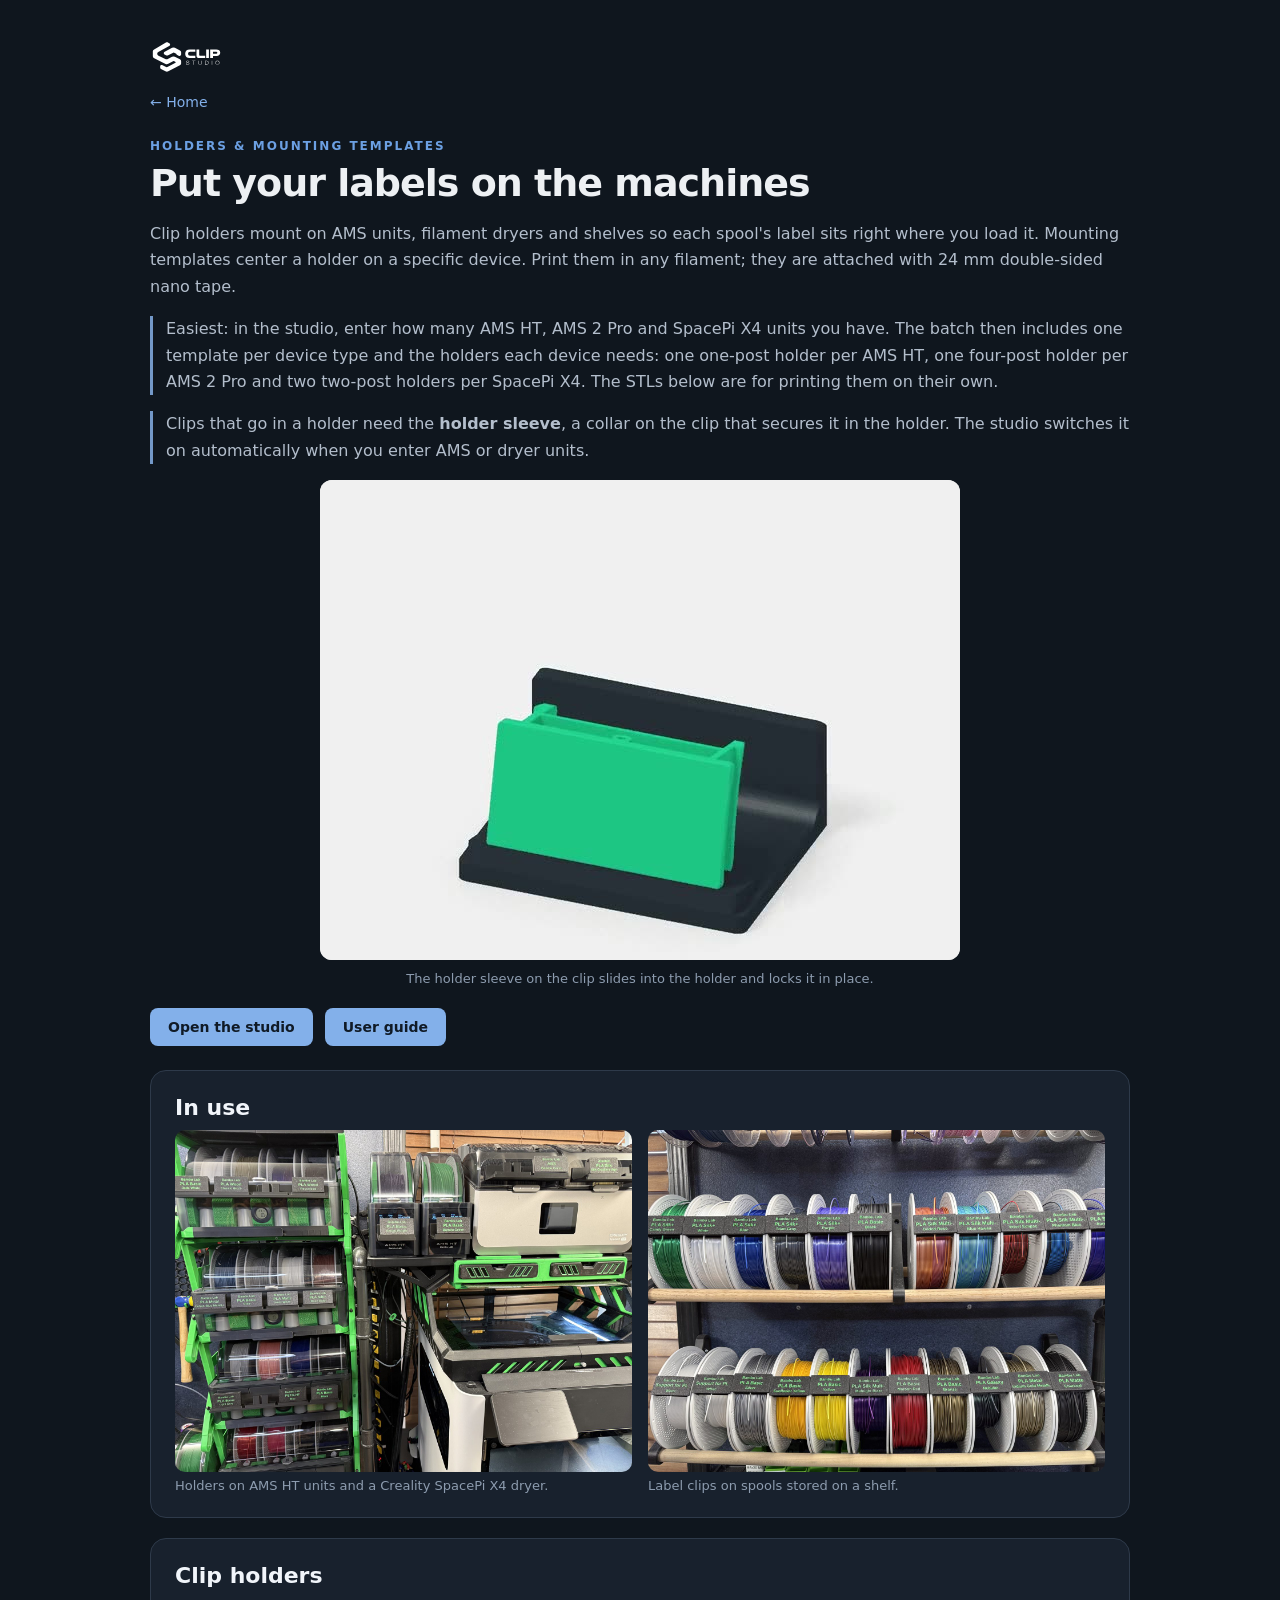
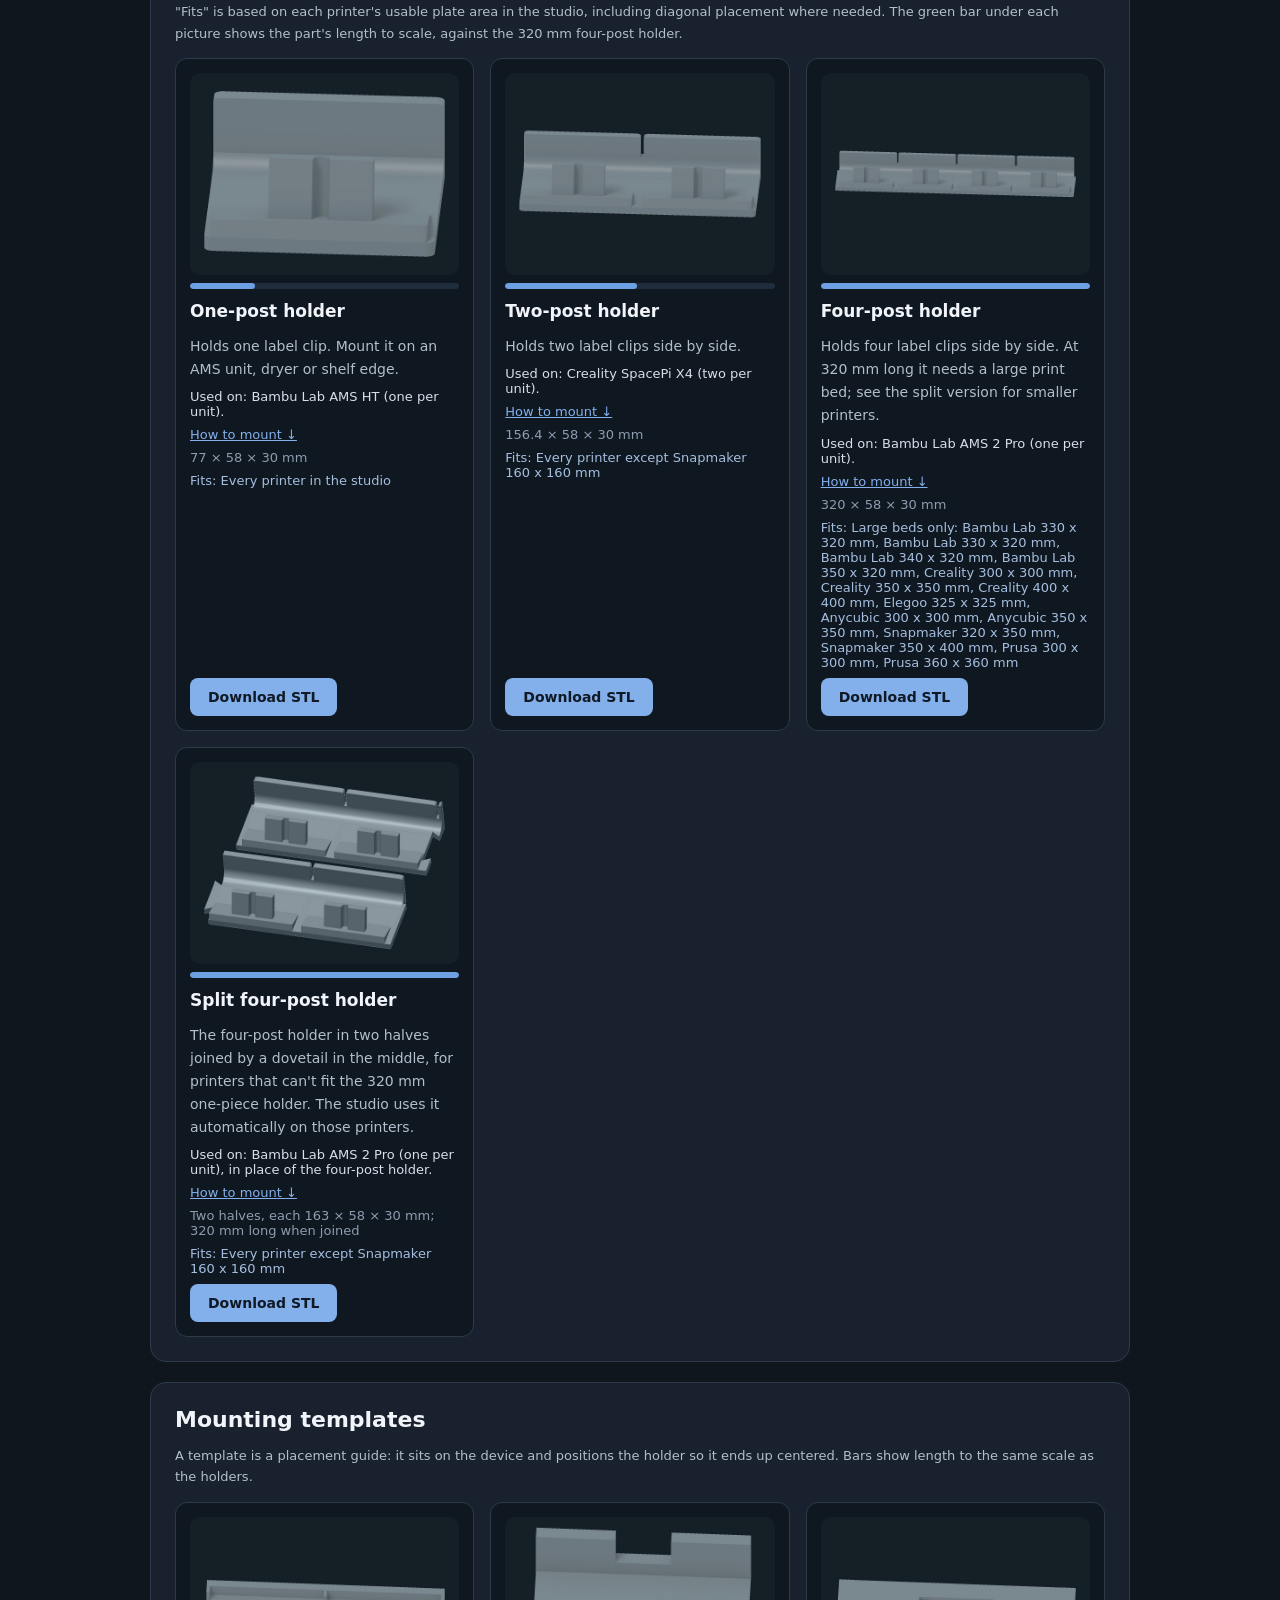
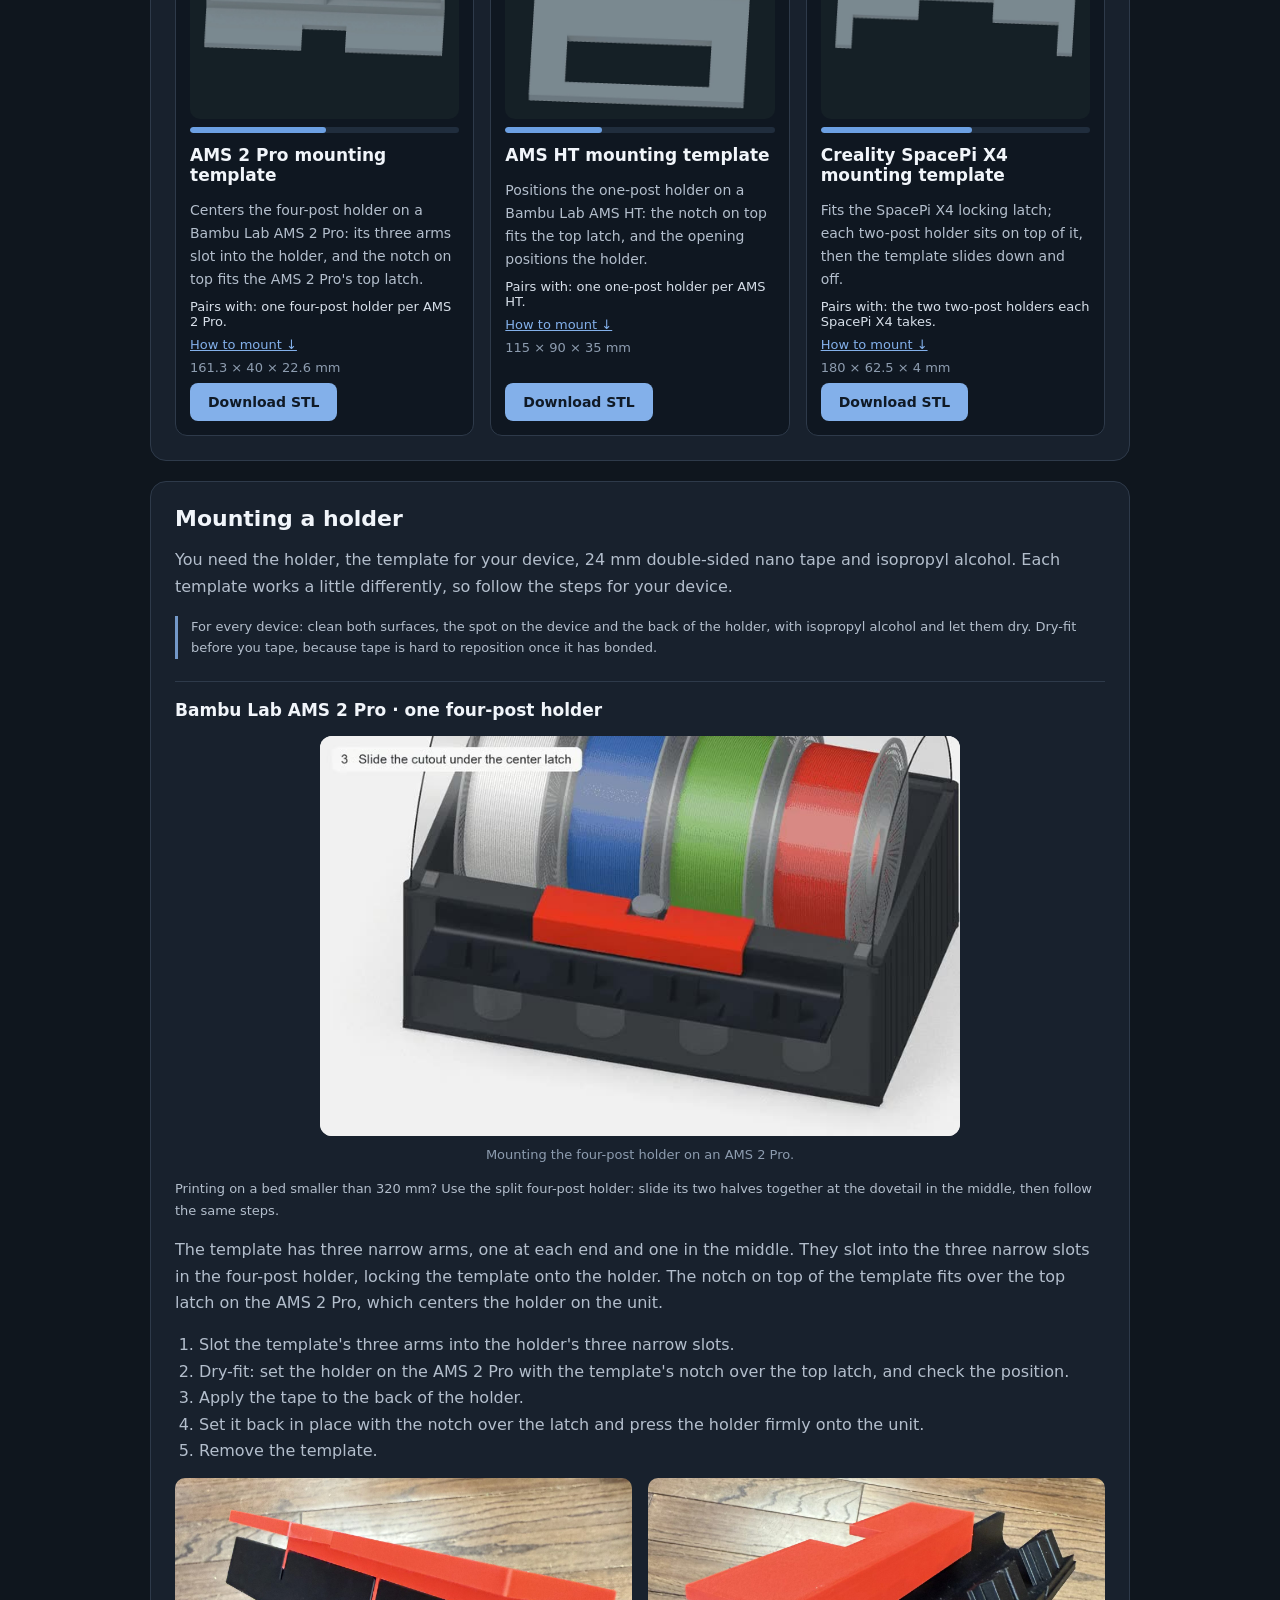
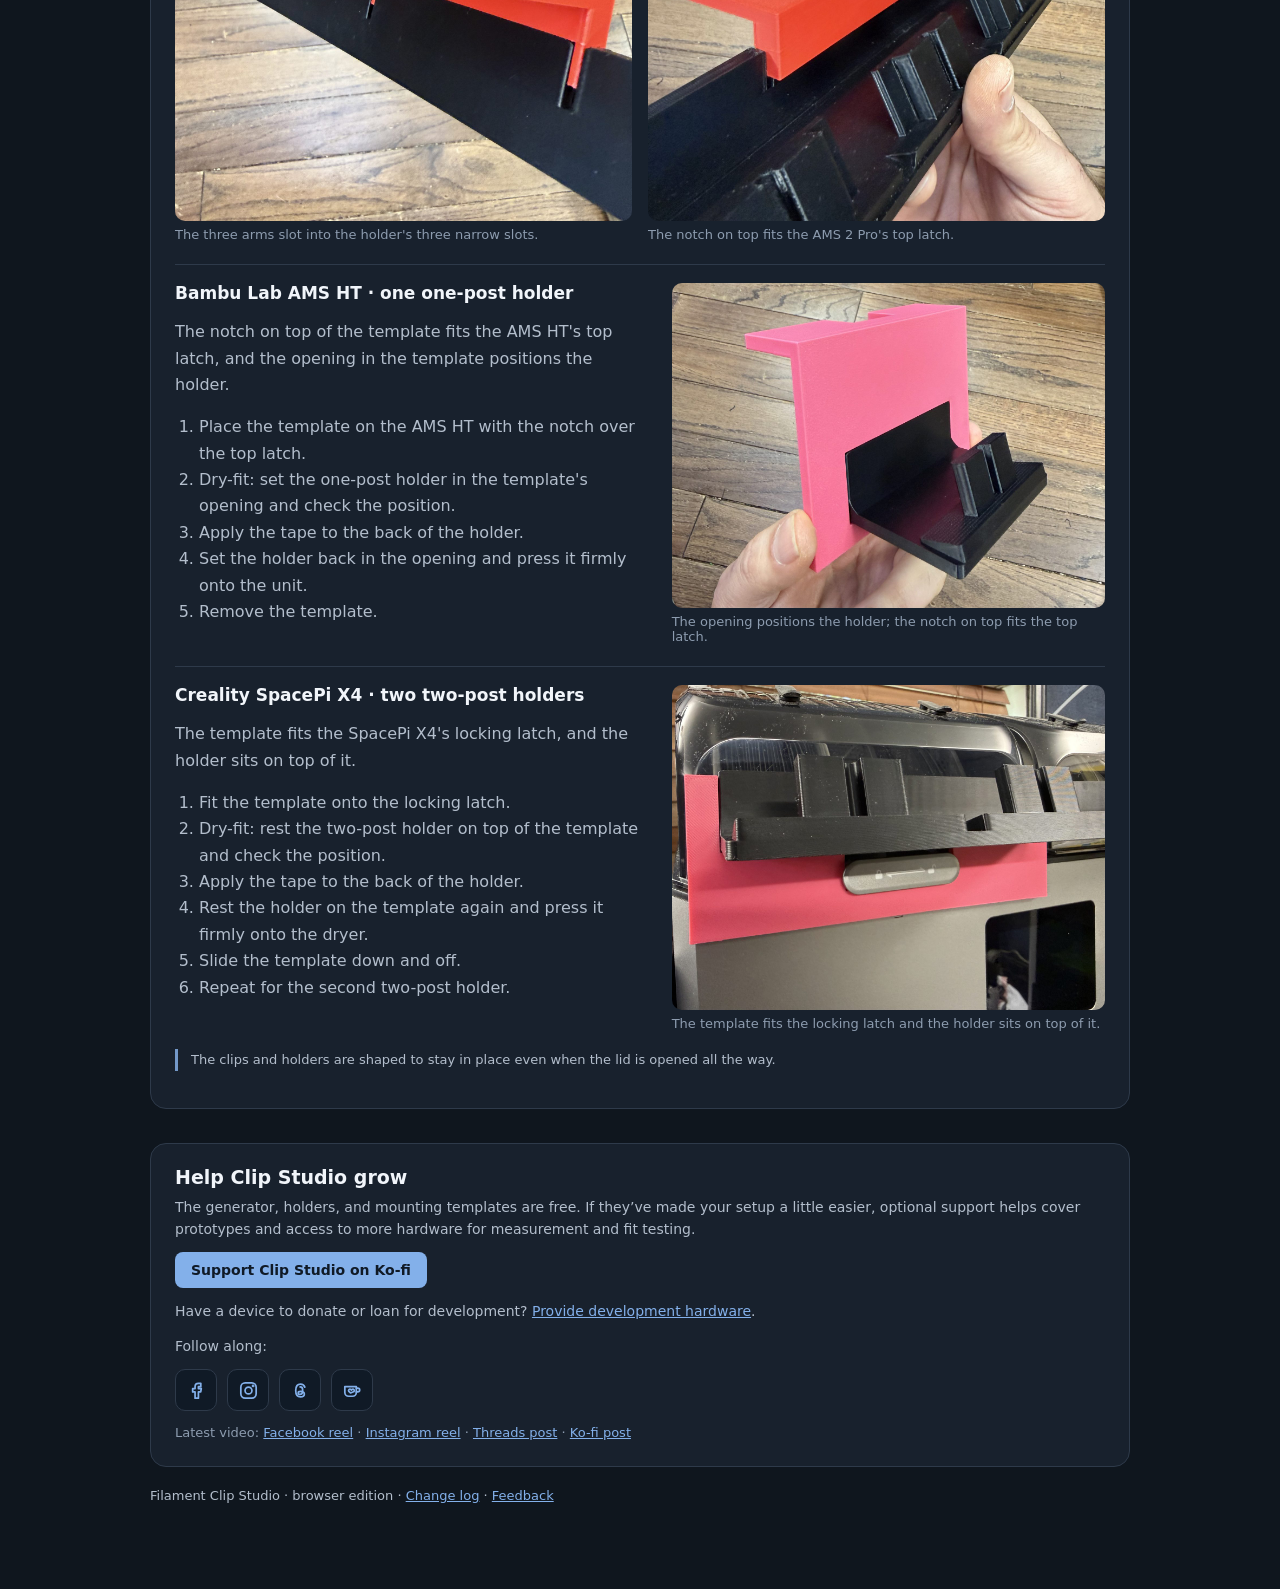
<file: accessories.html>
<!doctype html>
<html lang="en">
<head>
<meta charset="utf-8">
<meta name="viewport" content="width=device-width,initial-scale=1">
<title>Filament Clip Studio - Holders and mounting templates</title>
<meta name="description" content="Clip holders and mounting templates for the Bambu Lab AMS 2 Pro, AMS HT and Creality SpacePi X4, with step-by-step mounting.">
<link rel="canonical" href="https://filamentclip.com/accessories">
<meta property="og:type" content="website"><meta property="og:site_name" content="Filament Clip Studio">
<meta property="og:title" content="Holders and mounting templates - Filament Clip Studio"><meta property="og:description" content="Clip holders and mounting templates for the Bambu Lab AMS 2 Pro, AMS HT and Creality SpacePi X4, with step-by-step mounting.">
<meta property="og:url" content="https://filamentclip.com/accessories"><meta property="og:image" content="https://filamentclip.com/images/og.jpg">
<meta name="twitter:card" content="summary_large_image">

<link rel="icon" href="/favicon.svg" type="image/svg+xml">
<link rel="apple-touch-icon" href="/apple-touch-icon.png">
<style>
:root{font-family:system-ui,sans-serif;color:#edf0f3;background:#0f161e;color-scheme:dark}body{margin:0}main{max-width:980px;margin:auto;padding:40px 26px 70px}h1{font-size:38px;letter-spacing:-1px;margin:8px 0 12px}h2{font-size:22px;margin:0 0 10px;color:#f1f5fa}h3{font-size:17px;margin:4px 0 6px;color:#f1f5fa}p,li{color:#b3becc;line-height:1.65}.eyebrow{color:#6ca0e3;font-size:12px;font-weight:700;letter-spacing:2px}.panel{background:#18212d;padding:24px;border:1px solid #2e3a4a;border-radius:16px;margin-top:20px}.small{font-size:13px}.notice{border-left:3px solid #7398c8;padding-left:13px}.links{display:flex;gap:12px;flex-wrap:wrap;margin:18px 0 24px}a.button{background:#83b0ea;color:#101a26;font:600 14px system-ui;border-radius:8px;padding:11px 18px;text-decoration:none;display:inline-block}a.text{color:#83b0ea}code{background:#0f1721;border:1px solid #2e3a4a;border-radius:4px;padding:2px 5px;color:#d8e5f5}ol,ul{padding-left:24px}.back{color:#83b0ea;text-decoration:none;font-size:14px}
.cards{display:grid;grid-template-columns:repeat(auto-fill,minmax(280px,1fr));gap:16px;margin-top:14px}.card{background:#0f1721;border:1px solid #2e3a4a;border-radius:12px;padding:14px;display:flex;flex-direction:column;gap:8px}.card p{margin:0;font-size:14px}.meta{font-size:13px;color:#8d9caf}.fits{font-size:13px;color:#a5bede}.card a.button{align-self:flex-start;margin-top:auto}.pairs{font-size:13px;color:#d7dfe9}.card a.howto{font-size:13px;color:#83b0ea}.device{border-top:1px solid #2e3a4a;margin-top:22px;padding-top:18px}.device h3{margin-top:0}.device ol{margin:8px 0 14px}.split{display:grid;grid-template-columns:1.1fr 1fr;gap:20px;align-items:start}@media(max-width:700px){.split{grid-template-columns:1fr}}.scale{height:6px;background:#202d3d;border-radius:3px;overflow:hidden}.scale span{display:block;height:100%;background:#6ca0e3;border-radius:3px}
.photos{display:grid;grid-template-columns:1fr 1fr;gap:16px}@media(max-width:700px){.photos{grid-template-columns:1fr}}
figure{margin:0}figure img{width:100%;border-radius:10px;display:block;aspect-ratio:4/3;object-fit:cover;background:#0f1721}figcaption{font-size:13px;color:#8d9caf;margin-top:6px}
figure.missing img{display:none}figure .ph{display:none}figure.missing .ph{display:flex;align-items:center;justify-content:center;aspect-ratio:4/3;border:2px dashed #3e4c5e;border-radius:10px;color:#6d7c8f;font-size:14px;background:#0f1721}
.support{margin-top:34px;padding:22px 24px;background:#18212d;border:1px solid #2e3a4a;border-radius:16px}.support h2{font-size:19px;margin:0 0 8px;color:#f1f5fa}.support p{color:#b3becc;line-height:1.6;margin:0 0 12px;font-size:14px}.support p:last-child{margin:0}.support a.kofi{background:#83b0ea;color:#101a26;font:600 14px system-ui;border-radius:8px;padding:10px 16px;text-decoration:none;display:inline-block}.support a.text{color:#83b0ea}.anim{display:block;width:100%;max-width:640px;height:auto;margin:16px auto 0;border-radius:12px;background:#f2f2f0}.anim-cap{font-size:13px;color:#8d9caf;text-align:center;margin:8px 0 0}.social{display:flex;flex-wrap:wrap;gap:10px;margin:0 0 12px;padding:0;list-style:none}.social a{display:inline-flex;width:40px;height:40px;align-items:center;justify-content:center;border:1px solid #2e3a4a;border-radius:10px;color:#83b0ea;background:#101a26}.social a:hover,.social a:focus-visible{border-color:#83b0ea;color:#f1f5fa}.social svg{width:23px;height:23px;fill:none;stroke:currentColor;stroke-width:1.8;stroke-linecap:round;stroke-linejoin:round}.social-posts{font-size:13px!important;color:#8d9caf!important}</style>
</head>
<body><main>
<a href="./" aria-label="Clip Studio home" style="display:inline-block;margin-bottom:14px"><img src="./images/brand/reverse-transparent.svg" alt="Clip Studio" height="34" style="display:block;height:34px;width:auto"></a><br>
<a class="back" href="./">&larr; Home</a>
<div class="eyebrow" style="margin-top:28px">HOLDERS &amp; MOUNTING TEMPLATES</div>
<h1>Put your labels on the machines</h1>
<p>Clip holders mount on AMS units, filament dryers and shelves so each spool's label sits right where you load it. Mounting templates center a holder on a specific device. Print them in any filament; they are attached with 24&nbsp;mm double-sided nano tape.</p>
<p class="notice">Easiest: in the studio, enter how many AMS HT, AMS 2 Pro and SpacePi X4 units you have. The batch then includes one template per device type and the holders each device needs: one one-post holder per AMS HT, one four-post holder per AMS 2 Pro and two two-post holders per SpacePi X4. The STLs below are for printing them on their own.</p>
<p class="notice">Clips that go in a holder need the <strong>holder sleeve</strong>, a collar on the clip that secures it in the holder. The studio switches it on automatically when you enter AMS or dryer units.</p>
<video class="anim" width="640" height="480" autoplay loop muted playsinline preload="metadata" poster="./images/animations/Filament-Clip-Holder-v1-poster.jpg" aria-label="Animation: a clip with a holder sleeve sliding into a holder"><source src="./images/animations/Filament-Clip-Holder-v1.mp4" type="video/mp4"></video><p class="anim-cap">The holder sleeve on the clip slides into the holder and locks it in place.</p>
<div class="links"><a class="button" href="./studio.html">Open the studio</a><a class="button" href="./guide.html">User guide</a></div>

<section class="panel"><h2>In use</h2>
<div class="photos">
<figure><img src="./images/photos/holders-on-ams.jpg" alt="Label clips in holders mounted on AMS HT units and a filament dryer" loading="lazy" onerror="this.parentElement.classList.add('missing')"><div class="ph">Photo coming soon</div><figcaption>Holders on AMS HT units and a Creality SpacePi X4 dryer.</figcaption></figure>
<figure><img src="./images/photos/clips-on-shelf.jpg" alt="Label clips on spools stored on a shelf" loading="lazy" onerror="this.parentElement.classList.add('missing')"><div class="ph">Photo coming soon</div><figcaption>Label clips on spools stored on a shelf.</figcaption></figure>
</div></section>

<section class="panel"><h2>Clip holders</h2><p class="small">"Fits" is based on each printer's usable plate area in the studio, including diagonal placement where needed. The green bar under each picture shows the part's length to scale, against the 320&nbsp;mm four-post holder.</p><div id="holders" class="cards"><p class="small">Loading…</p></div></section>

<section class="panel"><h2>Mounting templates</h2><p class="small">A template is a placement guide: it sits on the device and positions the holder so it ends up centered. Bars show length to the same scale as the holders.</p><div id="templates" class="cards"><p class="small">Loading…</p></div></section>

<section class="panel" id="mounting"><h2>Mounting a holder</h2>
<p>You need the holder, the template for your device, 24&nbsp;mm double-sided nano tape and isopropyl alcohol. Each template works a little differently, so follow the steps for your device.</p>
<p class="notice small">For every device: clean both surfaces, the spot on the device and the back of the holder, with isopropyl alcohol and let them dry. Dry-fit before you tape, because tape is hard to reposition once it has bonded.</p>

<div class="device" id="ams-2-pro-fit"><h3>Bambu Lab AMS 2 Pro &middot; one four-post holder</h3>
<video class="anim" width="768" height="480" autoplay loop muted playsinline preload="metadata" poster="./images/animations/AMS-2-Pro-Holder-Mounting-v3-poster.jpg" aria-label="Animation: mounting the four-post holder on an AMS 2 Pro, sliding the template cutout under the center latch and pressing the holder into place"><source src="./images/animations/AMS-2-Pro-Holder-Mounting-v3.mp4" type="video/mp4"></video><p class="anim-cap">Mounting the four-post holder on an AMS 2 Pro.</p>
<p class="small">Printing on a bed smaller than 320&nbsp;mm? Use the split four-post holder: slide its two halves together at the dovetail in the middle, then follow the same steps.</p>
<p>The template has three narrow arms, one at each end and one in the middle. They slot into the three narrow slots in the four-post holder, locking the template onto the holder. The notch on top of the template fits over the top latch on the AMS 2 Pro, which centers the holder on the unit.</p>
<ol>
<li>Slot the template's three arms into the holder's three narrow slots.</li>
<li>Dry-fit: set the holder on the AMS 2 Pro with the template's notch over the top latch, and check the position.</li>
<li>Apply the tape to the back of the holder.</li>
<li>Set it back in place with the notch over the latch and press the holder firmly onto the unit.</li>
<li>Remove the template.</li>
</ol>
<div class="photos">
<figure><img src="./images/photos/ams-2-pro-template-arms.jpg" alt="Red AMS 2 Pro template with its three arms slotted into the three narrow slots of a black four-post holder" loading="lazy" onerror="this.parentElement.classList.add('missing')"><div class="ph">Photo coming soon</div><figcaption>The three arms slot into the holder's three narrow slots.</figcaption></figure>
<figure><img src="./images/photos/ams-2-pro-template-notch.jpg" alt="AMS 2 Pro template seated on the four-post holder, showing the notch on top that fits the AMS 2 Pro latch" loading="lazy" onerror="this.parentElement.classList.add('missing')"><div class="ph">Photo coming soon</div><figcaption>The notch on top fits the AMS 2 Pro's top latch.</figcaption></figure>
</div></div>

<div class="device split" id="ams-ht-fit"><div><h3>Bambu Lab AMS HT &middot; one one-post holder</h3>
<p>The notch on top of the template fits the AMS HT's top latch, and the opening in the template positions the holder.</p>
<ol>
<li>Place the template on the AMS HT with the notch over the top latch.</li>
<li>Dry-fit: set the one-post holder in the template's opening and check the position.</li>
<li>Apply the tape to the back of the holder.</li>
<li>Set the holder back in the opening and press it firmly onto the unit.</li>
<li>Remove the template.</li>
</ol></div>
<figure><img src="./images/photos/ams-ht-template-fit.jpg" alt="Pink AMS HT template with a black one-post holder positioned in its opening" loading="lazy" onerror="this.parentElement.classList.add('missing')"><div class="ph">Photo coming soon</div><figcaption>The opening positions the holder; the notch on top fits the top latch.</figcaption></figure></div>

<div class="device split" id="spacepi-x4-fit"><div><h3>Creality SpacePi X4 &middot; two two-post holders</h3>
<p>The template fits the SpacePi X4's locking latch, and the holder sits on top of it.</p>
<ol>
<li>Fit the template onto the locking latch.</li>
<li>Dry-fit: rest the two-post holder on top of the template and check the position.</li>
<li>Apply the tape to the back of the holder.</li>
<li>Rest the holder on the template again and press it firmly onto the dryer.</li>
<li>Slide the template down and off.</li>
<li>Repeat for the second two-post holder.</li>
</ol></div>
<figure><img src="./images/photos/spacepi-x4-template-fit.jpg" alt="Pink template fitted on the locking latch of a Creality SpacePi X4, with black two-post holders sitting on top of it" loading="lazy" onerror="this.parentElement.classList.add('missing')"><div class="ph">Photo coming soon</div><figcaption>The template fits the locking latch and the holder sits on top of it.</figcaption></figure></div>

<p class="notice small" style="margin-top:18px">The clips and holders are shaped to stay in place even when the lid is opened all the way.</p>
</section>
<footer class="support" id="support"><h2>Help Clip Studio grow</h2>
<p>The generator, holders, and mounting templates are free. If they’ve made your setup a little easier, optional support helps cover prototypes and access to more hardware for measurement and fit testing.</p>
<p><a class="kofi" href="https://ko-fi.com/clipstudio" target="_blank" rel="noopener">Support Clip Studio on Ko-fi</a></p>
<p>Have a device to donate or loan for development? <a class="text" href="https://ko-fi.com/post/Provide-Development-Hardware-A5C327LDRO" target="_blank" rel="noopener">Provide development hardware</a>.</p>
<p>Follow along:</p><ul class="social"><li><a href="https://www.facebook.com/profile.php?id=61594950549633" target="_blank" rel="noopener me" aria-label="Clip Studio on Facebook" title="Facebook"><svg viewBox="0 0 24 24" aria-hidden="true"><path d="M14 8h2.5V4.5H14C11.8 4.5 10.5 5.9 10.5 8v2H8v3.5h2.5V20H14v-6.5h2.4l.6-3.5H14V8.4c0-.3.2-.4.4-.4z"/></svg></a></li><li><a href="https://www.instagram.com/filamentclip/" target="_blank" rel="noopener me" aria-label="Clip Studio on Instagram" title="Instagram"><svg viewBox="0 0 24 24" aria-hidden="true"><rect x="4" y="4" width="16" height="16" rx="4.5"/><circle cx="12" cy="12" r="3.6"/><circle cx="16.8" cy="7.2" r=".6" fill="currentColor"/></svg></a></li><li><a href="https://www.threads.com/@filamentclip" target="_blank" rel="noopener me" aria-label="Clip Studio on Threads" title="Threads"><svg viewBox="0 0 24 24" aria-hidden="true"><path d="M16.5 8.5C15.8 6.4 14.2 5.3 12 5.3 8.9 5.3 7 7.8 7 12s1.9 6.7 5 6.7c2.3 0 4-1.2 4-3 0-1.9-1.8-2.8-4-2.8-1.5 0-2.4.6-2.4 1.6 0 .9.8 1.5 1.9 1.5 1.7 0 2.7-1.2 2.7-3.6V11c0-1.7-1-2.7-2.6-2.7"/></svg></a></li><li><a href="https://ko-fi.com/clipstudio" target="_blank" rel="noopener me" aria-label="Clip Studio on Ko-fi" title="Ko-fi"><svg viewBox="0 0 24 24" aria-hidden="true"><path d="M4 8h12v6a4 4 0 0 1-4 4H8a4 4 0 0 1-4-4z"/><path d="M16 9.5h1.5a2 2 0 0 1 0 4H16"/><path d="M9.9 14.6 8.2 13a1.5 1.5 0 0 1 2.1-2.1l.6.6.6-.6A1.5 1.5 0 0 1 13.6 13z"/></svg></a></li></ul>
<p class="social-posts">Latest video: <a class="text" href="https://www.facebook.com/reel/5055974241296555" target="_blank" rel="noopener">Facebook reel</a> &middot; <a class="text" href="https://www.instagram.com/reel/DeU-b2HingE/" target="_blank" rel="noopener">Instagram reel</a> &middot; <a class="text" href="https://www.threads.com/@filamentclip/post/DeU-OQLiJOg" target="_blank" rel="noopener">Threads post</a> &middot; <a class="text" href="https://ko-fi.com/post/From-Studio-to-spool-AMS-and-shelf-M1V428K5Q5" target="_blank" rel="noopener">Ko-fi post</a></p></footer>
<p class="small" style="margin-top:18px">Filament Clip Studio &middot; browser edition &middot; <a class="text" href="./changelog.html">Change log</a> &middot; <a class="text" href="./feedback.html">Feedback</a></p>
</main>
<script>
(async()=>{
 const esc=s=>String(s).replace(/[&<>"']/g,c=>({'&':'&amp;','<':'&lt;','>':'&gt;','"':'&quot;',"'":'&#39;'}[c]));
 // Can a w x d rectangle sit inside a W x H area, trying rotations in 0.5 degree steps?
 const fits=(w,d,W,H)=>{for(let a=0;a<=90;a+=0.5){const r=a*Math.PI/180,c=Math.cos(r),s=Math.sin(r);if(w*c+d*s<=W+1e-6&&w*s+d*c<=H+1e-6)return true;}return false;};
 try{
  const [acc,printers]=await Promise.all([fetch('./downloads/accessories/accessories.json').then(r=>r.json()),fetch('./author/Printers.json').then(r=>r.json())]);
  // Same clearances as the studio's plate layout: 5 mm edge margin each side plus a 3 mm part gap.
  const nm=p=>p.brand+' '+p.bed_label;const all=Object.values(printers).map(nm);
  const fitList=([w,d])=>{const ok=Object.values(printers).filter(p=>{const [x0,y0,x1,y1]=p.single;return fits(w+3,d+3,x1-x0-10,y1-y0-10);}).map(nm);if(!ok.length)return 'None of the listed printers';if(ok.length===all.length)return 'Every printer in the studio';const no=all.filter(x=>!ok.includes(x));return ok.length>=all.length/2?'Every printer except '+no.join(', '):'Large beds only: '+ok.join(', ');};
  const maxLen=Math.max(...acc.items.map(i=>i.length||i.size[0]));
  const card=i=>`<div class="card"><figure><img src="./images/accessories/${esc(i.image)}" alt="${esc(i.name)}" loading="lazy" onerror="this.parentElement.classList.add('missing')"><div class="ph">Photo coming soon</div></figure><div class="scale" role="img" aria-label="Length ${Math.round(i.length||i.size[0])} mm, to scale"><span style="width:${((i.length||i.size[0])/maxLen*100).toFixed(1)}%"></span></div><h3>${esc(i.name)}</h3><p>${esc(i.description)}</p>${i.pairs?`<div class="pairs">${esc(i.pairs)}</div>`:''}${i.mount?`<a class="howto" href="#${esc(i.mount)}">How to mount &darr;</a>`:''}<div class="meta">${i.size_note?esc(i.size_note):i.size.map(v=>Math.round(v*10)/10).join(' &times; ')+' mm'}</div>${i.kind==='holder'?`<div class="fits">Fits: ${esc(fitList(i.fit_size||i.size))}</div>`:''}<a class="button" href="./downloads/accessories/${esc(i.file)}" download>Download STL</a></div>`;
  document.getElementById('holders').innerHTML=acc.items.filter(i=>i.kind==='holder').map(card).join('');
  document.getElementById('templates').innerHTML=acc.items.filter(i=>i.kind==='template').map(card).join('');
 }catch(e){for(const id of ['holders','templates'])document.getElementById(id).innerHTML='<p class="small">Unable to load the accessory list: '+esc(e.message)+'</p>';}
})();
</script>
<script>if(matchMedia('(prefers-reduced-motion: reduce)').matches)document.querySelectorAll('video.anim').forEach(v=>{v.removeAttribute('autoplay');v.pause();v.controls=true})</script></body></html>
</file>
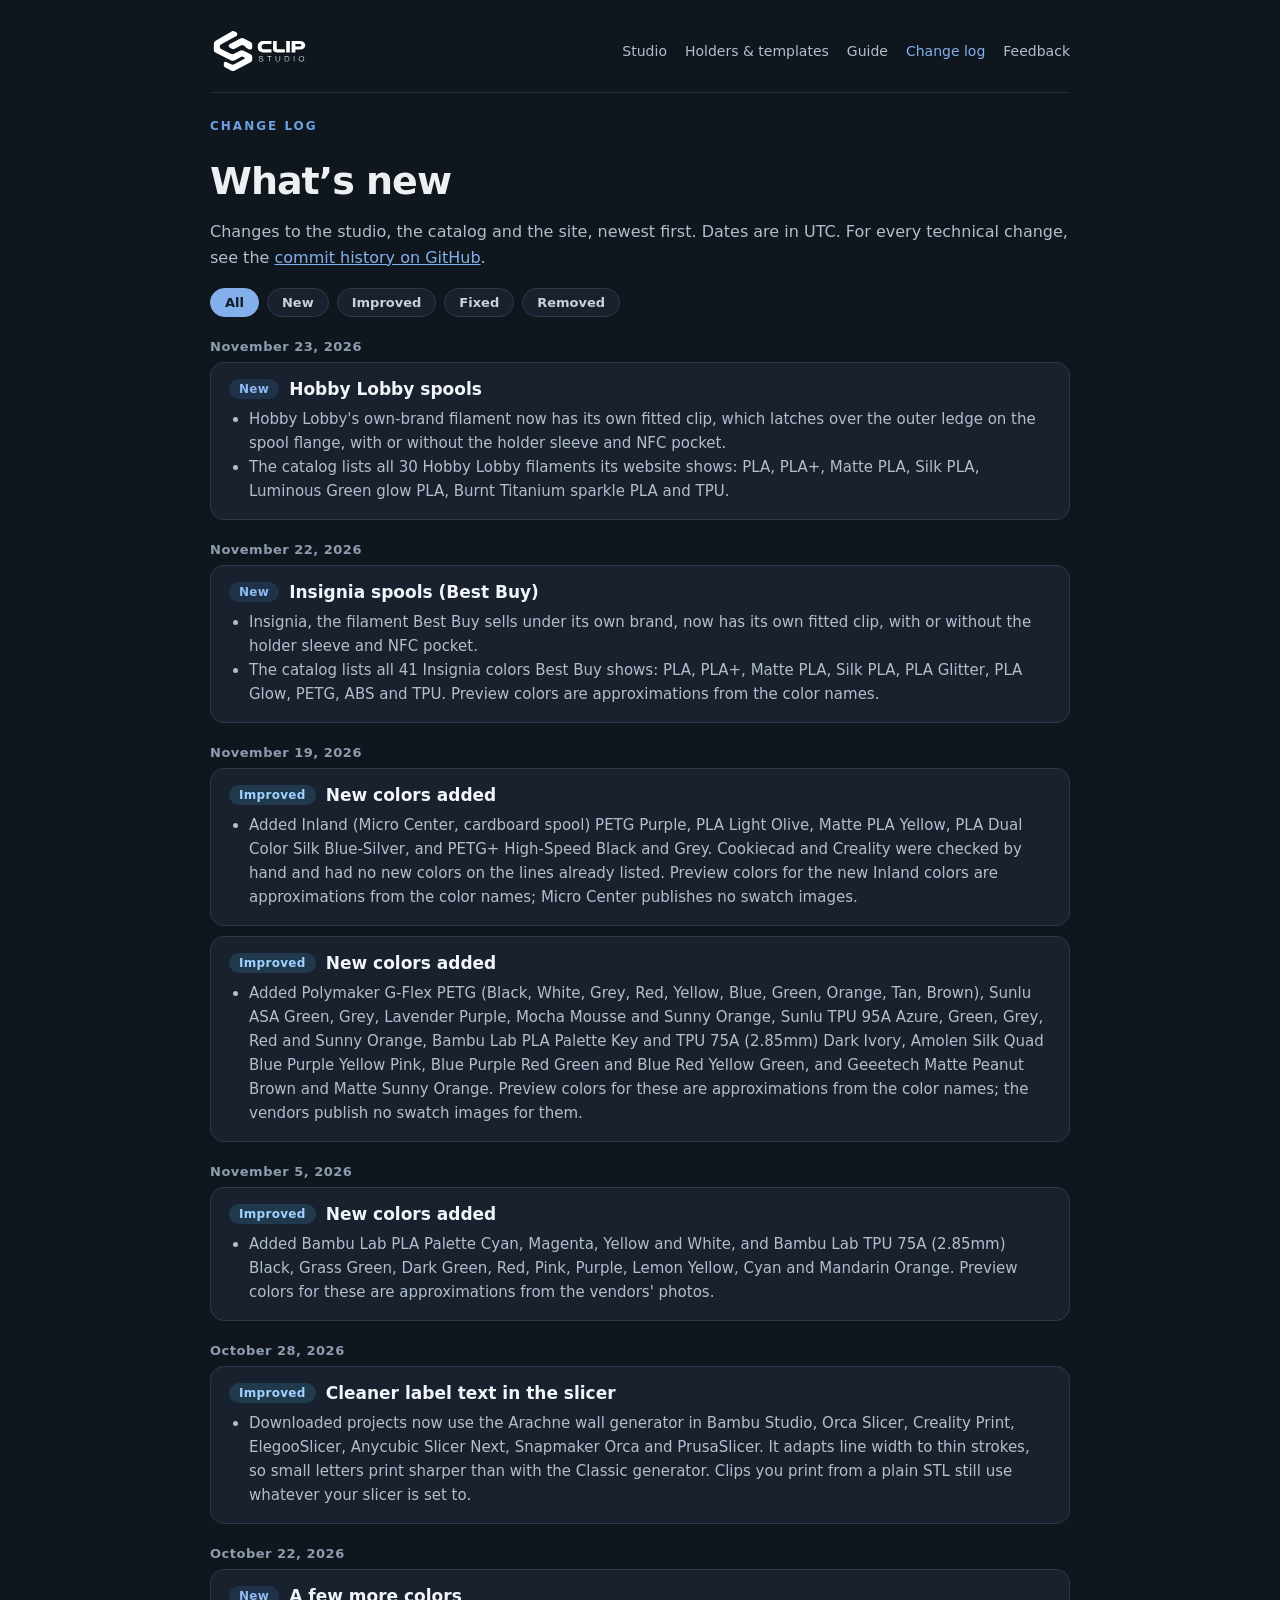
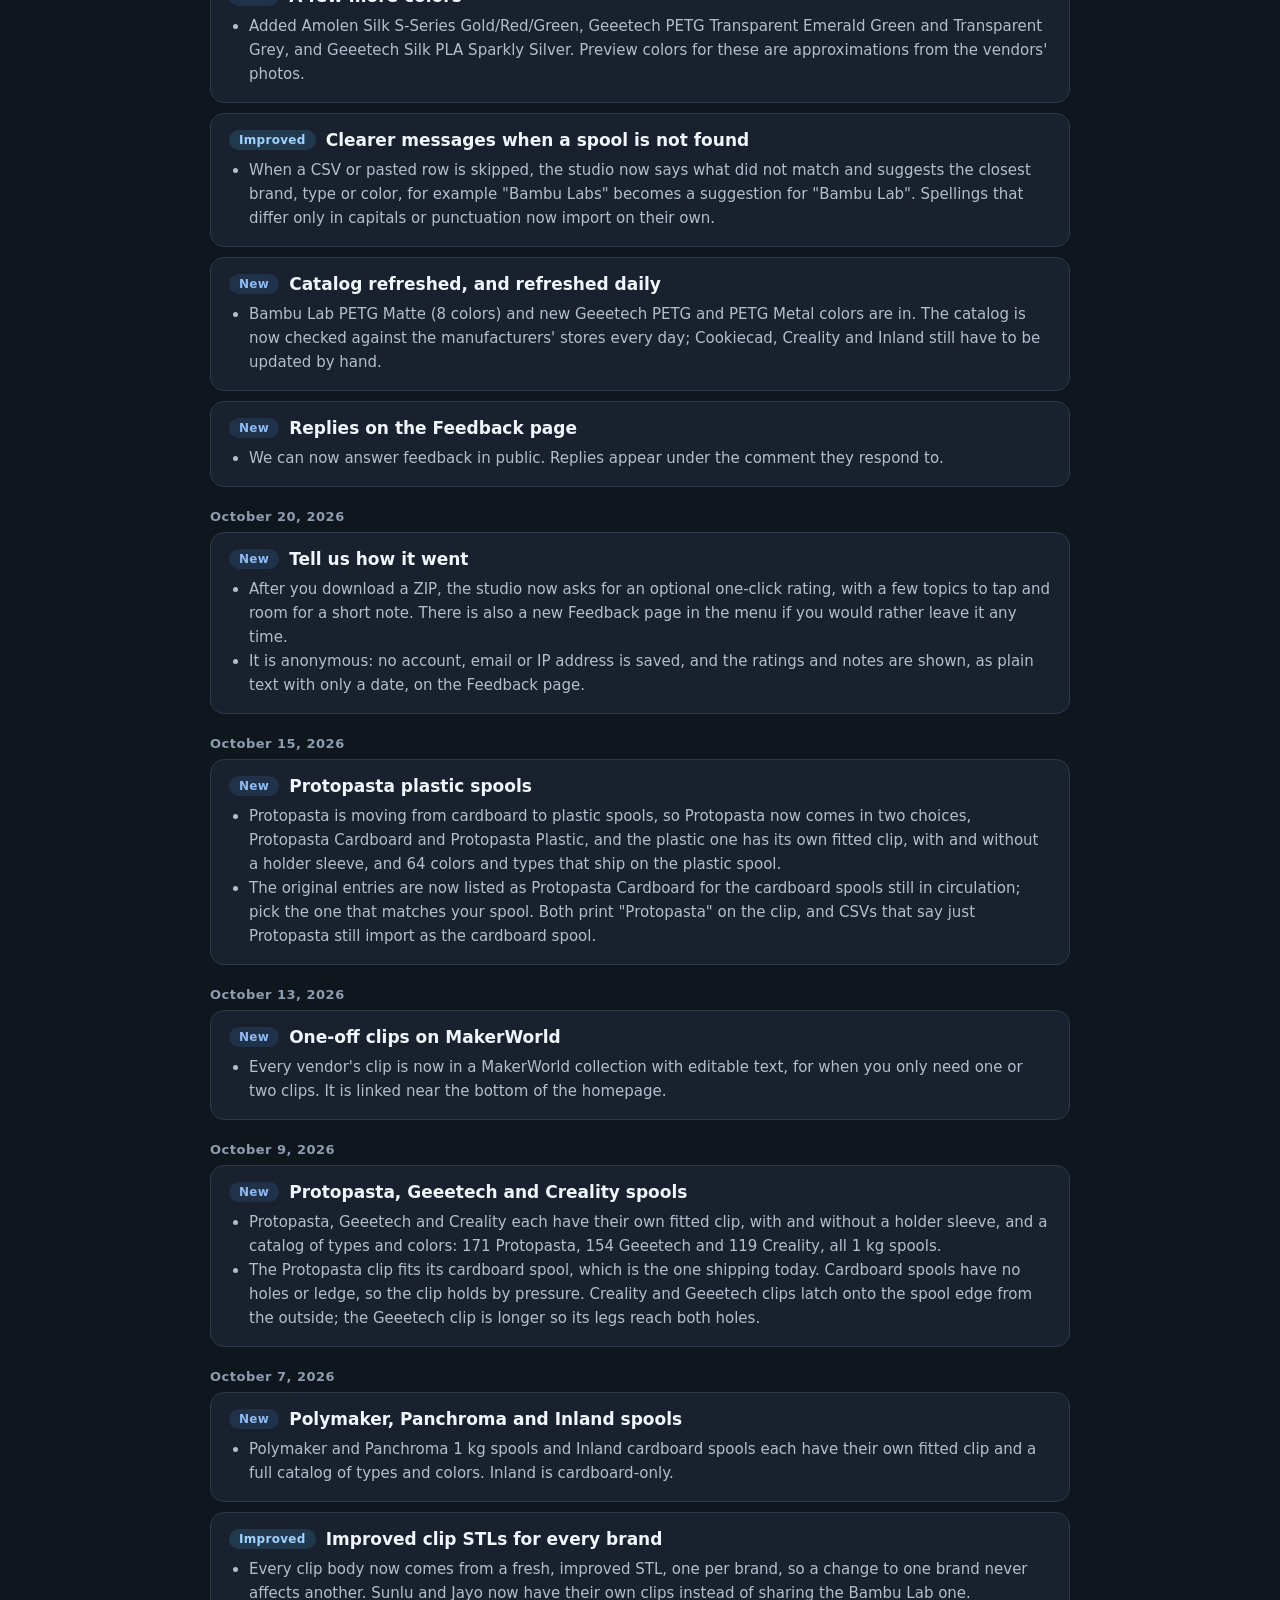
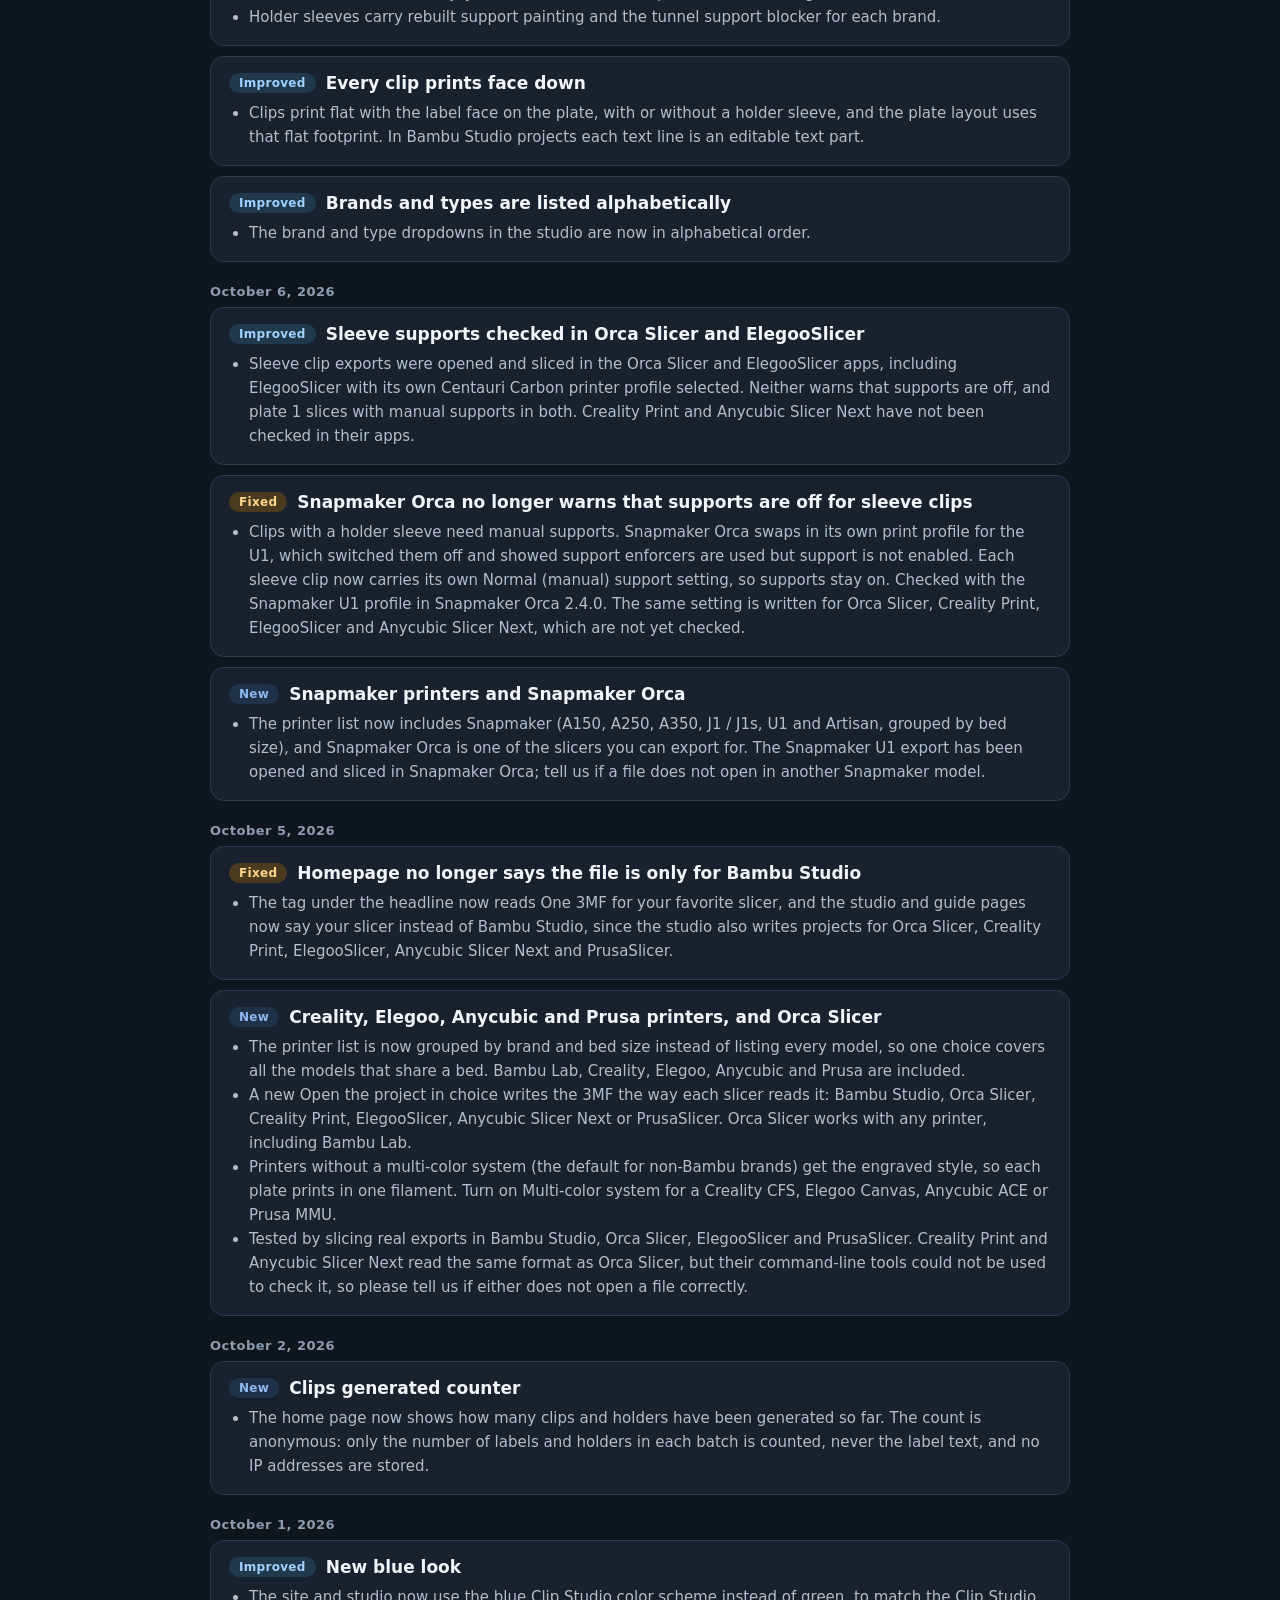
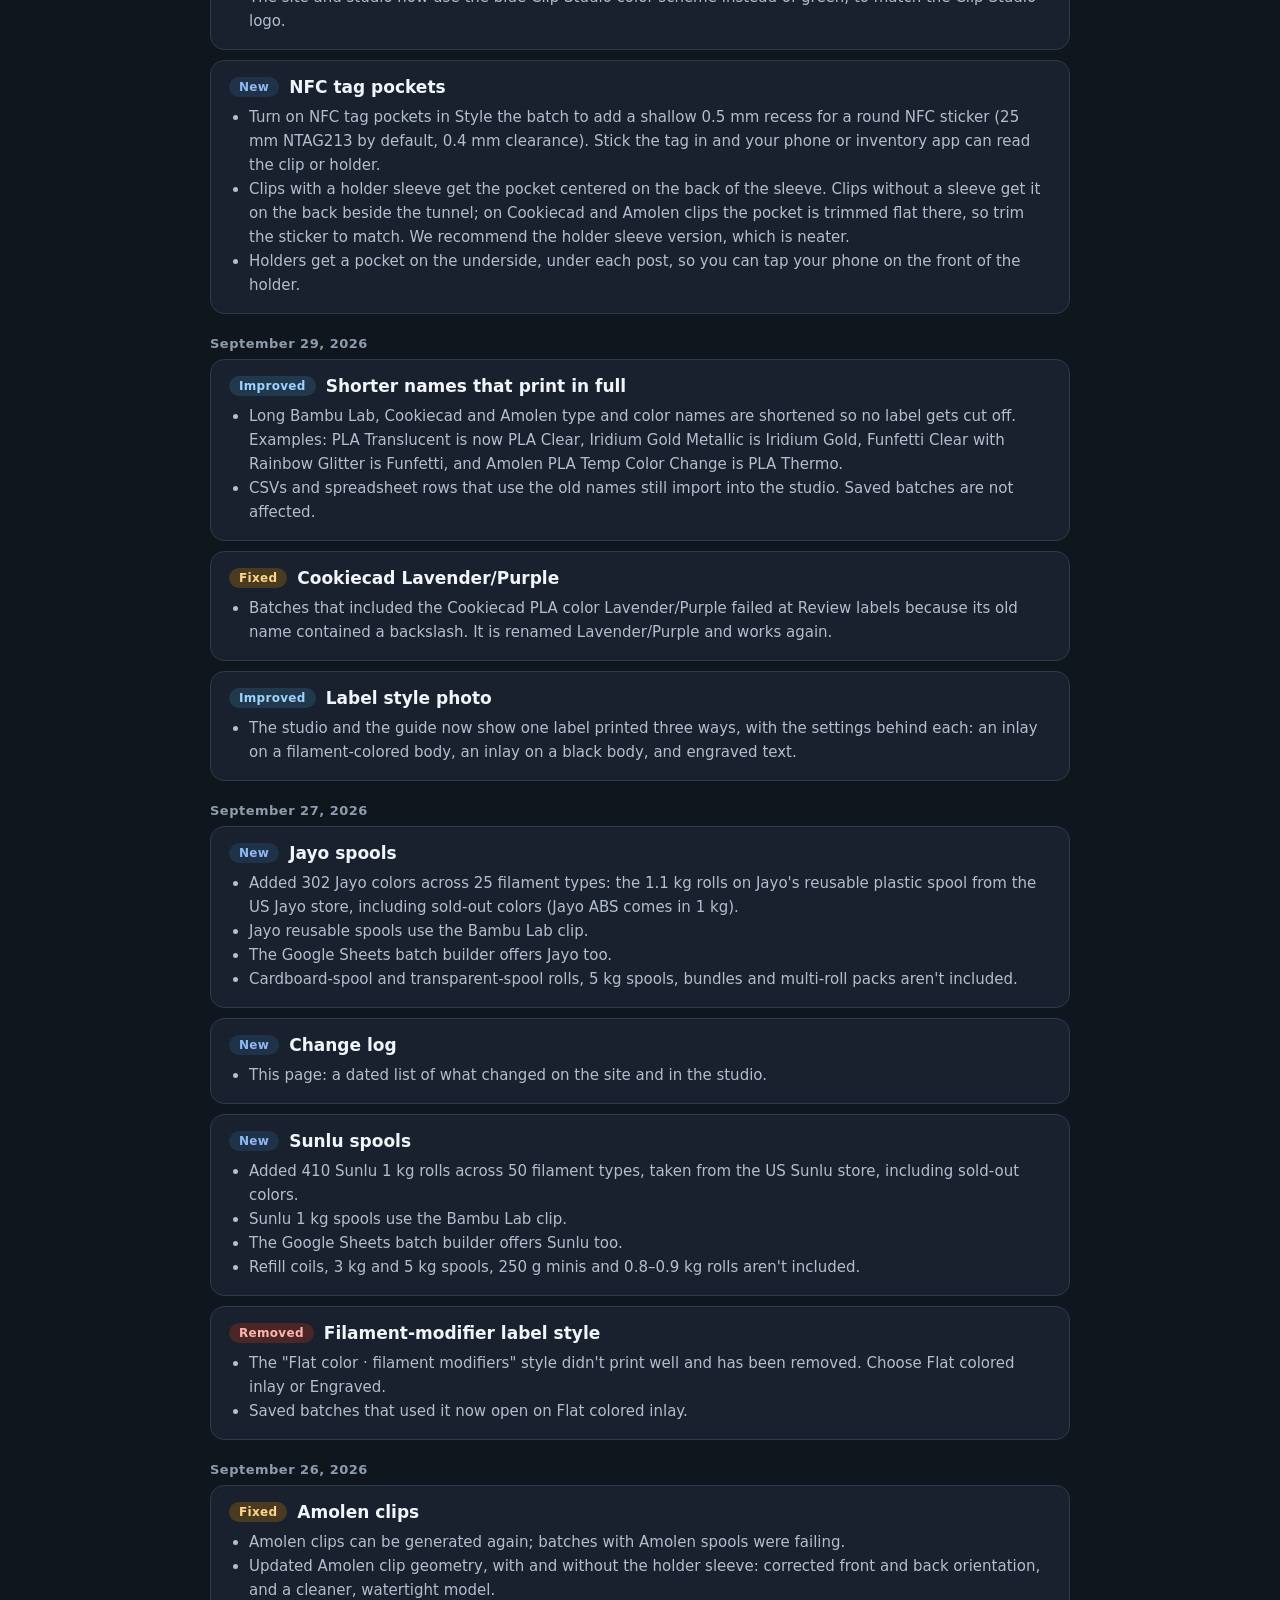
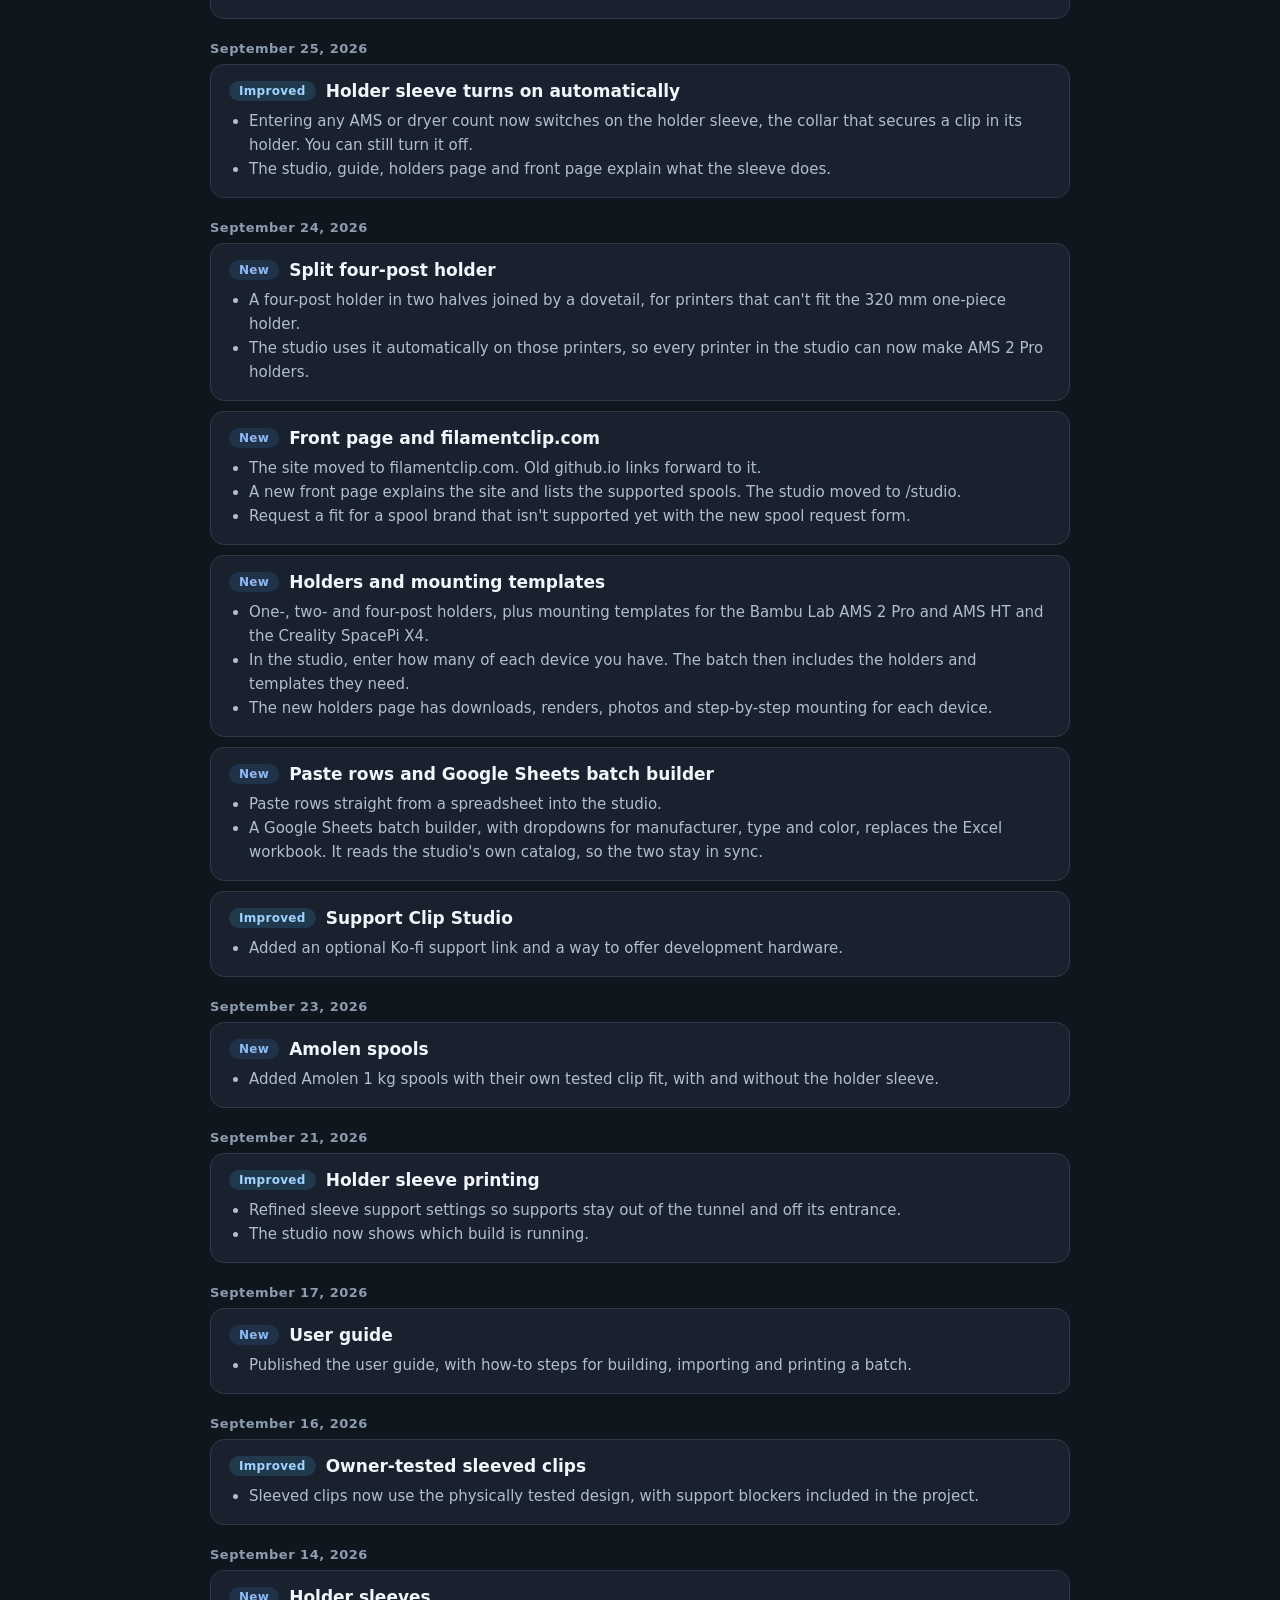
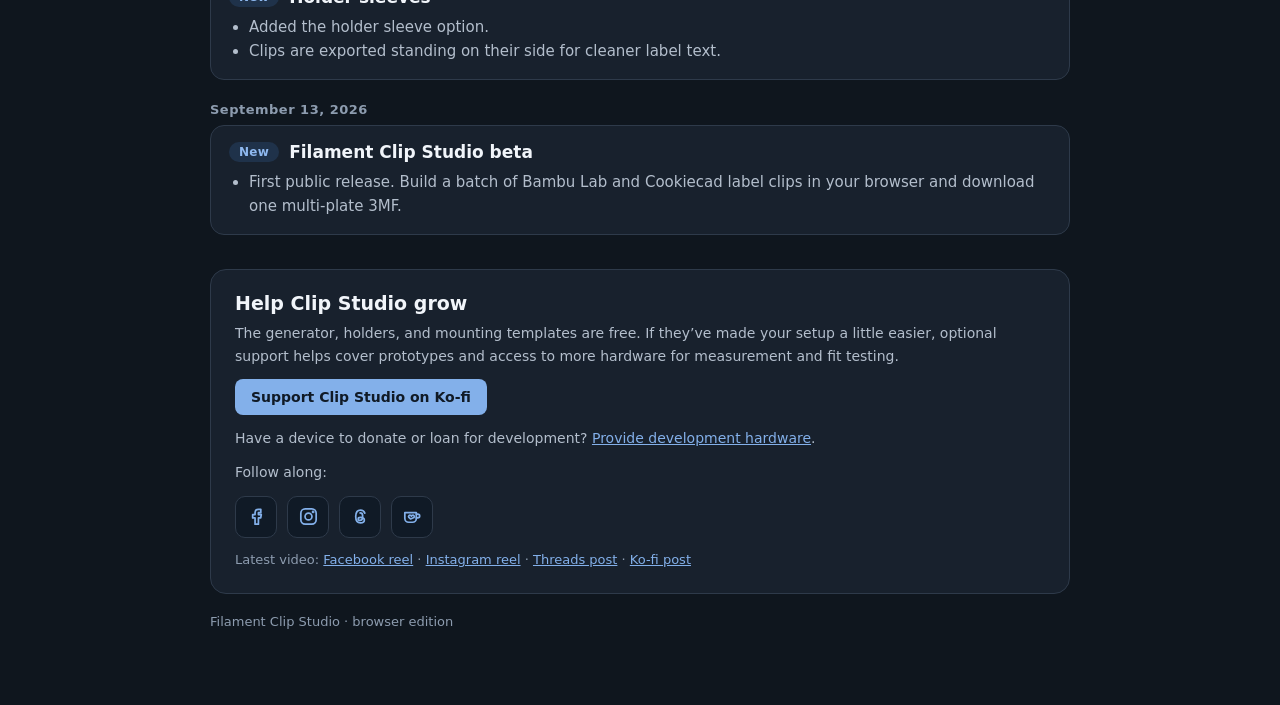
<file: changelog.html>
<!doctype html>
<html lang="en">
<head>
<meta charset="utf-8">
<meta name="viewport" content="width=device-width,initial-scale=1">
<title>Change log - Filament Clip Studio</title>
<meta name="description" content="What changed on Filament Clip Studio and when: new spool brands, holders, studio features and fixes.">
<link rel="canonical" href="https://filamentclip.com/changelog">
<meta property="og:type" content="website"><meta property="og:site_name" content="Filament Clip Studio">
<meta property="og:title" content="Change log - Filament Clip Studio"><meta property="og:description" content="What changed on Filament Clip Studio and when.">
<meta property="og:url" content="https://filamentclip.com/changelog"><meta property="og:image" content="https://filamentclip.com/images/og.jpg">
<meta name="twitter:card" content="summary_large_image">
<link rel="icon" href="/favicon.svg" type="image/svg+xml">
<link rel="apple-touch-icon" href="/apple-touch-icon.png">
<style>
:root{font-family:system-ui,sans-serif;color:#edf0f3;background:#0f161e;color-scheme:dark}body{margin:0}
main{max-width:860px;margin:auto;padding:22px 26px 60px}
nav{display:flex;align-items:center;gap:18px;flex-wrap:wrap;padding:6px 0 18px;border-bottom:1px solid #202d3d}
nav .brand{font-weight:700;color:#f1f5fa;text-decoration:none;margin-right:auto}nav a{color:#b3becc;text-decoration:none;font-size:14px}nav a:hover,nav a[aria-current]{color:#83b0ea}
h1{font-size:38px;letter-spacing:-1px;margin:26px 0 8px}h2{font-size:17px;margin:0;color:#f1f5fa}
p,li{color:#b3becc;line-height:1.6}.eyebrow{color:#6ca0e3;font-size:12px;font-weight:700;letter-spacing:2px;margin-top:26px}
a.text{color:#83b0ea}.small{font-size:13px}
.filters{display:flex;gap:8px;flex-wrap:wrap;margin:18px 0 6px}
.filters button{background:#18212d;color:#c8d1dc;border:1px solid #2e3a4a;border-radius:20px;padding:6px 14px;font:600 13px system-ui;cursor:pointer}
.filters button[aria-pressed="true"]{background:#83b0ea;color:#101a26;border-color:#83b0ea}
.day{margin-top:22px}.day time{display:block;color:#8d9caf;font-size:13px;font-weight:600;letter-spacing:.5px;margin-bottom:8px}
.entry{background:#18212d;border:1px solid #2e3a4a;border-radius:14px;padding:16px 18px;margin-bottom:10px}
.entry .head{display:flex;align-items:center;gap:10px;flex-wrap:wrap}
.entry ul{margin:8px 0 0;padding-left:20px}.entry li{font-size:15px}
.kind{font-size:12px;font-weight:700;border-radius:20px;padding:3px 10px;letter-spacing:.3px}
.kind.New{background:#1f324a;color:#8fb9f0}.kind.Improved{background:#20394d;color:#9fd2ff}.kind.Fixed{background:#4a3a1f;color:#ffd68a}.kind.Removed{background:#4a2626;color:#ffb3ad}
.support{margin-top:34px;padding:22px 24px;background:#18212d;border:1px solid #2e3a4a;border-radius:16px}.support h2{font-size:19px;margin:0 0 8px;color:#f1f5fa}.support p{color:#b3becc;line-height:1.6;margin:0 0 12px;font-size:14px}.support p:last-child{margin:0}.support a.kofi{background:#83b0ea;color:#101a26;font:600 14px system-ui;border-radius:8px;padding:10px 16px;text-decoration:none;display:inline-block}.support a.text{color:#83b0ea}
@media(max-width:700px){nav .brand{flex-basis:100%}h1{font-size:32px}}
.social{display:flex;flex-wrap:wrap;gap:10px;margin:0 0 12px;padding:0;list-style:none}.social a{display:inline-flex;width:40px;height:40px;align-items:center;justify-content:center;border:1px solid #2e3a4a;border-radius:10px;color:#83b0ea;background:#101a26}.social a:hover,.social a:focus-visible{border-color:#83b0ea;color:#f1f5fa}.social svg{width:23px;height:23px;fill:none;stroke:currentColor;stroke-width:1.8;stroke-linecap:round;stroke-linejoin:round}.social-posts{font-size:13px!important;color:#8d9caf!important}</style>
</head>
<body><main>
<nav><a class="brand" href="./" aria-label="Clip Studio home"><img src="./images/brand/reverse-transparent.svg" alt="Clip Studio" height="46" style="display:block;height:46px;width:auto"></a><a href="./studio.html">Studio</a><a href="./accessories.html">Holders &amp; templates</a><a href="./guide.html">Guide</a><a href="./changelog.html" aria-current="page">Change log</a><a href="./feedback.html">Feedback</a></nav>
<div class="eyebrow">CHANGE LOG</div>
<h1>What&rsquo;s new</h1>
<p>Changes to the studio, the catalog and the site, newest first. Dates are in UTC. For every technical change, see the <a class="text" href="https://github.com/simpleenough77-fb/Filament-Clip-Studio-Web/commits/main" target="_blank" rel="noopener">commit history on GitHub</a>.</p>
<div class="filters" role="group" aria-label="Show changes of kind">
<button type="button" data-kind="" aria-pressed="true">All</button><button type="button" data-kind="New" aria-pressed="false">New</button><button type="button" data-kind="Improved" aria-pressed="false">Improved</button><button type="button" data-kind="Fixed" aria-pressed="false">Fixed</button><button type="button" data-kind="Removed" aria-pressed="false">Removed</button>
</div>
<div id="log"><p class="small">Loading the change log&hellip;</p></div>
<noscript><p>The change log needs JavaScript. You can read the raw list in <a class="text" href="./changelog.json">changelog.json</a>.</p></noscript>
<footer class="support" id="support"><h2>Help Clip Studio grow</h2>
<p>The generator, holders, and mounting templates are free. If they’ve made your setup a little easier, optional support helps cover prototypes and access to more hardware for measurement and fit testing.</p>
<p><a class="kofi" href="https://ko-fi.com/clipstudio" target="_blank" rel="noopener">Support Clip Studio on Ko-fi</a></p>
<p>Have a device to donate or loan for development? <a class="text" href="https://ko-fi.com/post/Provide-Development-Hardware-A5C327LDRO" target="_blank" rel="noopener">Provide development hardware</a>.</p>
<p>Follow along:</p><ul class="social"><li><a href="https://www.facebook.com/profile.php?id=61594950549633" target="_blank" rel="noopener me" aria-label="Clip Studio on Facebook" title="Facebook"><svg viewBox="0 0 24 24" aria-hidden="true"><path d="M14 8h2.5V4.5H14C11.8 4.5 10.5 5.9 10.5 8v2H8v3.5h2.5V20H14v-6.5h2.4l.6-3.5H14V8.4c0-.3.2-.4.4-.4z"/></svg></a></li><li><a href="https://www.instagram.com/filamentclip/" target="_blank" rel="noopener me" aria-label="Clip Studio on Instagram" title="Instagram"><svg viewBox="0 0 24 24" aria-hidden="true"><rect x="4" y="4" width="16" height="16" rx="4.5"/><circle cx="12" cy="12" r="3.6"/><circle cx="16.8" cy="7.2" r=".6" fill="currentColor"/></svg></a></li><li><a href="https://www.threads.com/@filamentclip" target="_blank" rel="noopener me" aria-label="Clip Studio on Threads" title="Threads"><svg viewBox="0 0 24 24" aria-hidden="true"><path d="M16.5 8.5C15.8 6.4 14.2 5.3 12 5.3 8.9 5.3 7 7.8 7 12s1.9 6.7 5 6.7c2.3 0 4-1.2 4-3 0-1.9-1.8-2.8-4-2.8-1.5 0-2.4.6-2.4 1.6 0 .9.8 1.5 1.9 1.5 1.7 0 2.7-1.2 2.7-3.6V11c0-1.7-1-2.7-2.6-2.7"/></svg></a></li><li><a href="https://ko-fi.com/clipstudio" target="_blank" rel="noopener me" aria-label="Clip Studio on Ko-fi" title="Ko-fi"><svg viewBox="0 0 24 24" aria-hidden="true"><path d="M4 8h12v6a4 4 0 0 1-4 4H8a4 4 0 0 1-4-4z"/><path d="M16 9.5h1.5a2 2 0 0 1 0 4H16"/><path d="M9.9 14.6 8.2 13a1.5 1.5 0 0 1 2.1-2.1l.6.6.6-.6A1.5 1.5 0 0 1 13.6 13z"/></svg></a></li></ul>
<p class="social-posts">Latest video: <a class="text" href="https://www.facebook.com/reel/5055974241296555" target="_blank" rel="noopener">Facebook reel</a> &middot; <a class="text" href="https://www.instagram.com/reel/DeU-b2HingE/" target="_blank" rel="noopener">Instagram reel</a> &middot; <a class="text" href="https://www.threads.com/@filamentclip/post/DeU-OQLiJOg" target="_blank" rel="noopener">Threads post</a> &middot; <a class="text" href="https://ko-fi.com/post/From-Studio-to-spool-AMS-and-shelf-M1V428K5Q5" target="_blank" rel="noopener">Ko-fi post</a></p></footer>
<p class="small" style="margin-top:18px;color:#8d9caf">Filament Clip Studio &middot; browser edition</p>
</main>
<script>
(async()=>{
 const esc=s=>String(s).replace(/[&<>"']/g,c=>({'&':'&amp;','<':'&lt;','>':'&gt;','"':'&quot;',"'":'&#39;'}[c]));
 const log=document.getElementById('log');
 let entries=[];
 try{entries=(await (await fetch('./changelog.json',{cache:'no-cache'})).json()).entries;}
 catch(e){log.innerHTML='<p class="small">The change log could not be loaded. See <a class="text" href="./changelog.json">changelog.json</a>.</p>';return;}
 const fmt=d=>new Date(d+'T00:00:00Z').toLocaleDateString(undefined,{year:'numeric',month:'long',day:'numeric',timeZone:'UTC'});
 function render(kind){
  const shown=entries.filter(e=>!kind||e.kind===kind);
  if(!shown.length){log.innerHTML='<p class="small">No changes of this kind yet.</p>';return;}
  const days=[];for(const e of shown){if(!days.length||days[days.length-1].date!==e.date)days.push({date:e.date,items:[]});days[days.length-1].items.push(e);}
  log.innerHTML=days.map(d=>`<section class="day"><time datetime="${esc(d.date)}">${esc(fmt(d.date))}</time>${d.items.map(e=>`<article class="entry"><div class="head"><span class="kind ${esc(e.kind)}">${esc(e.kind)}</span><h2>${esc(e.title)}</h2></div><ul>${e.details.map(x=>`<li>${esc(x)}</li>`).join('')}</ul></article>`).join('')}</section>`).join('');
 }
 document.querySelectorAll('.filters button').forEach(b=>b.addEventListener('click',()=>{
  document.querySelectorAll('.filters button').forEach(x=>x.setAttribute('aria-pressed',String(x===b)));render(b.dataset.kind);
 }));
 render('');
})();
</script>
</body></html>
</file>
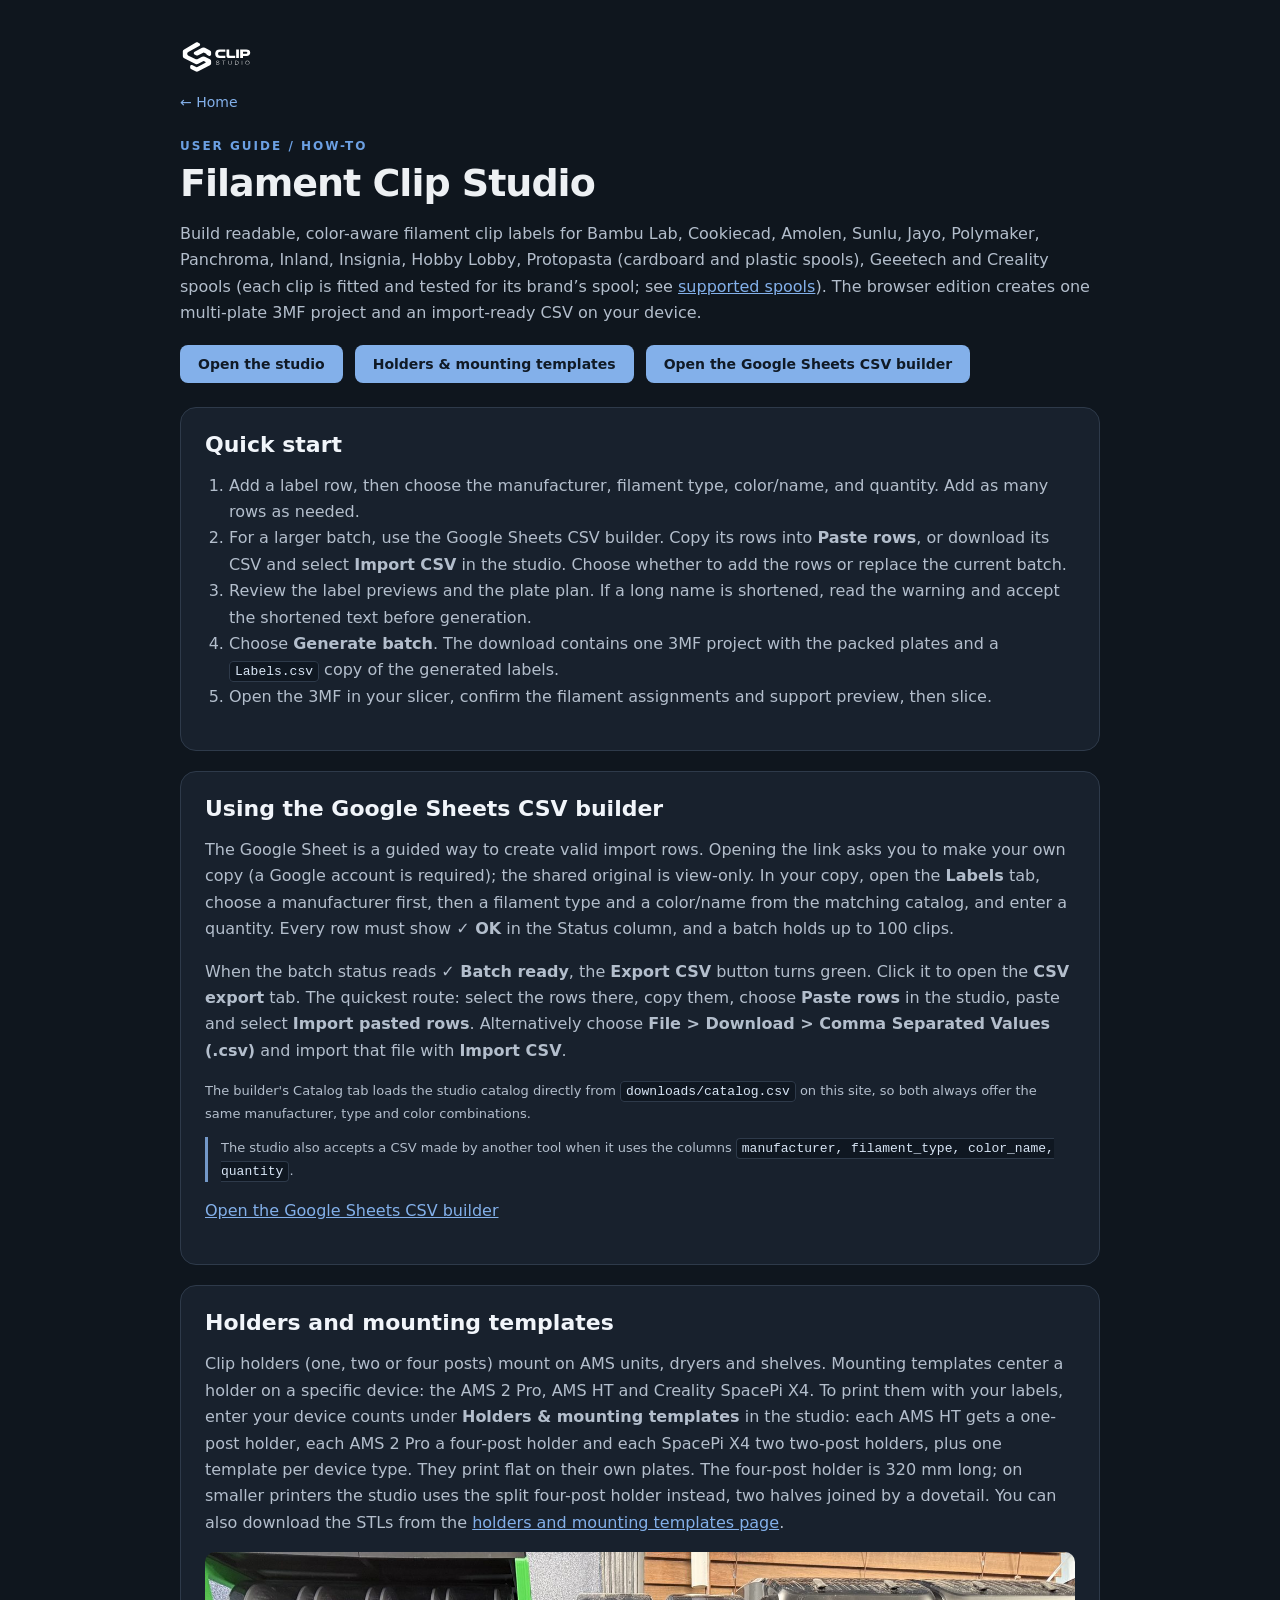
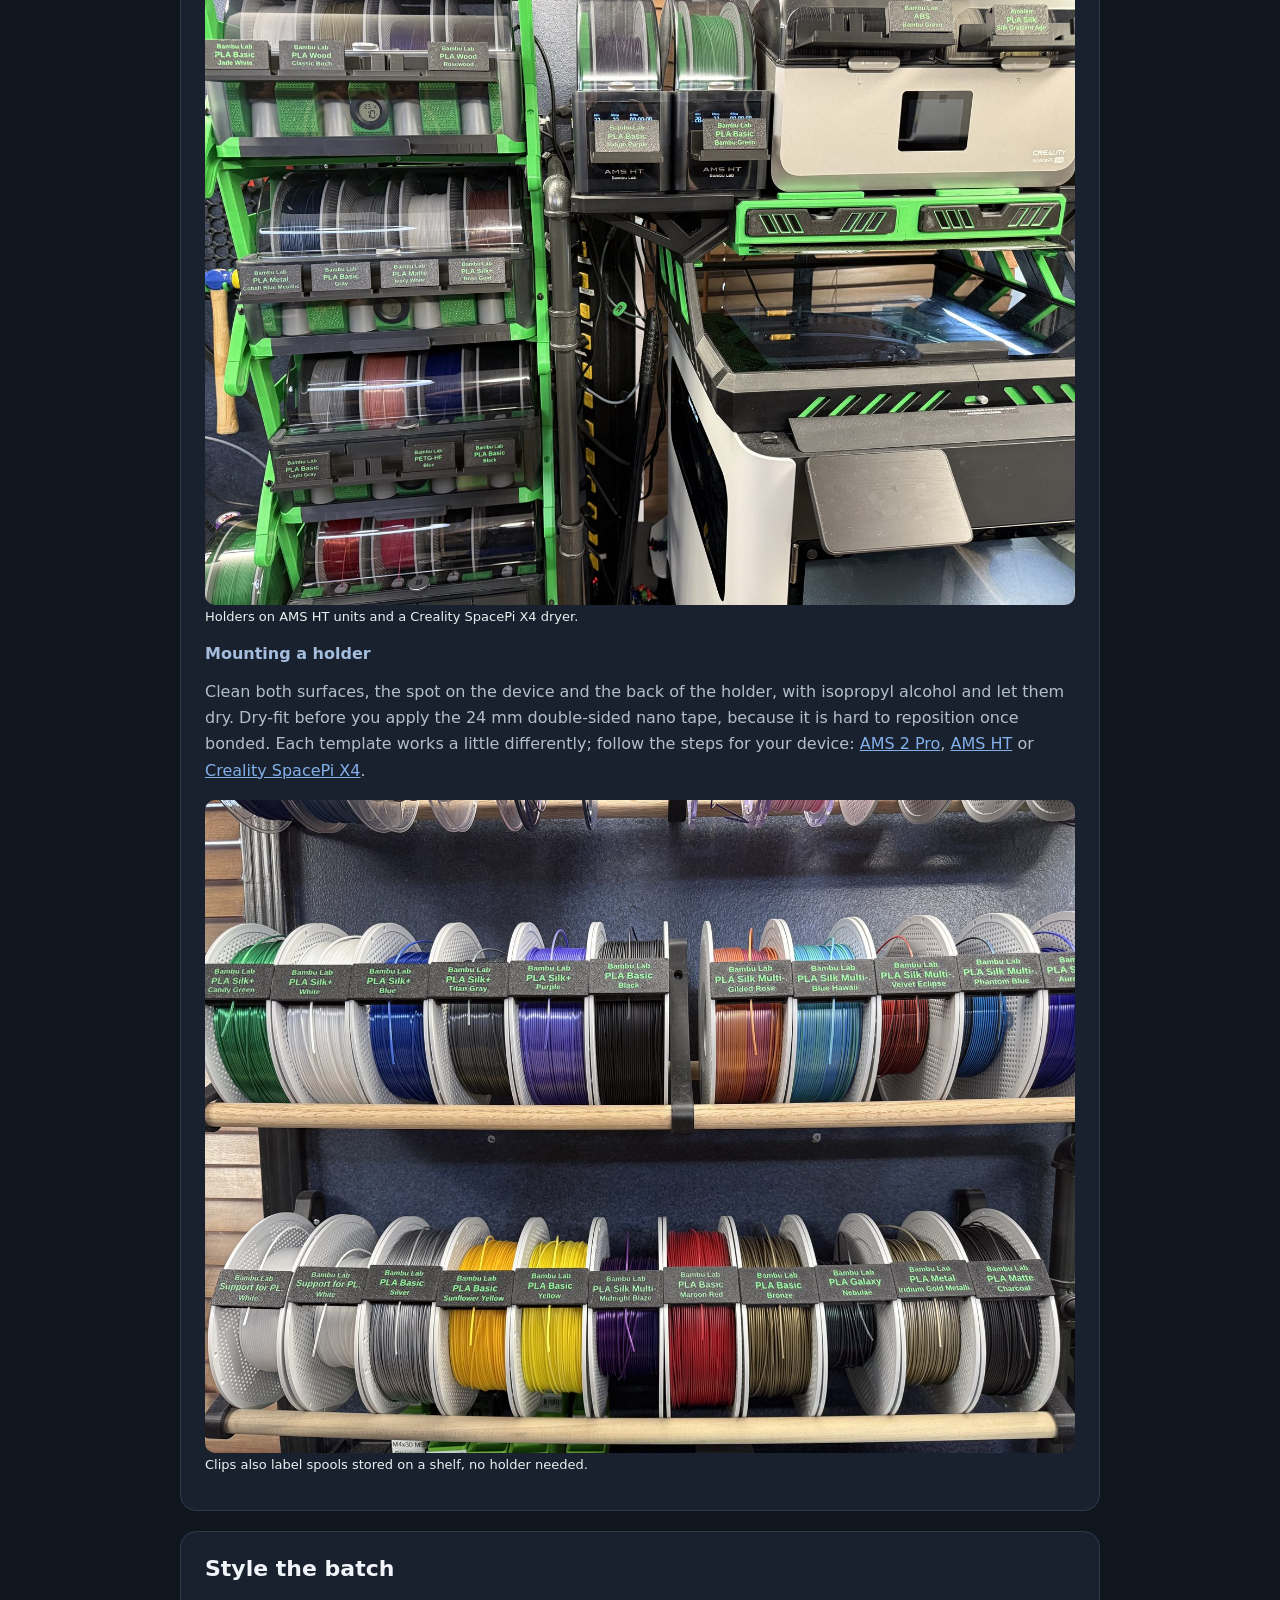
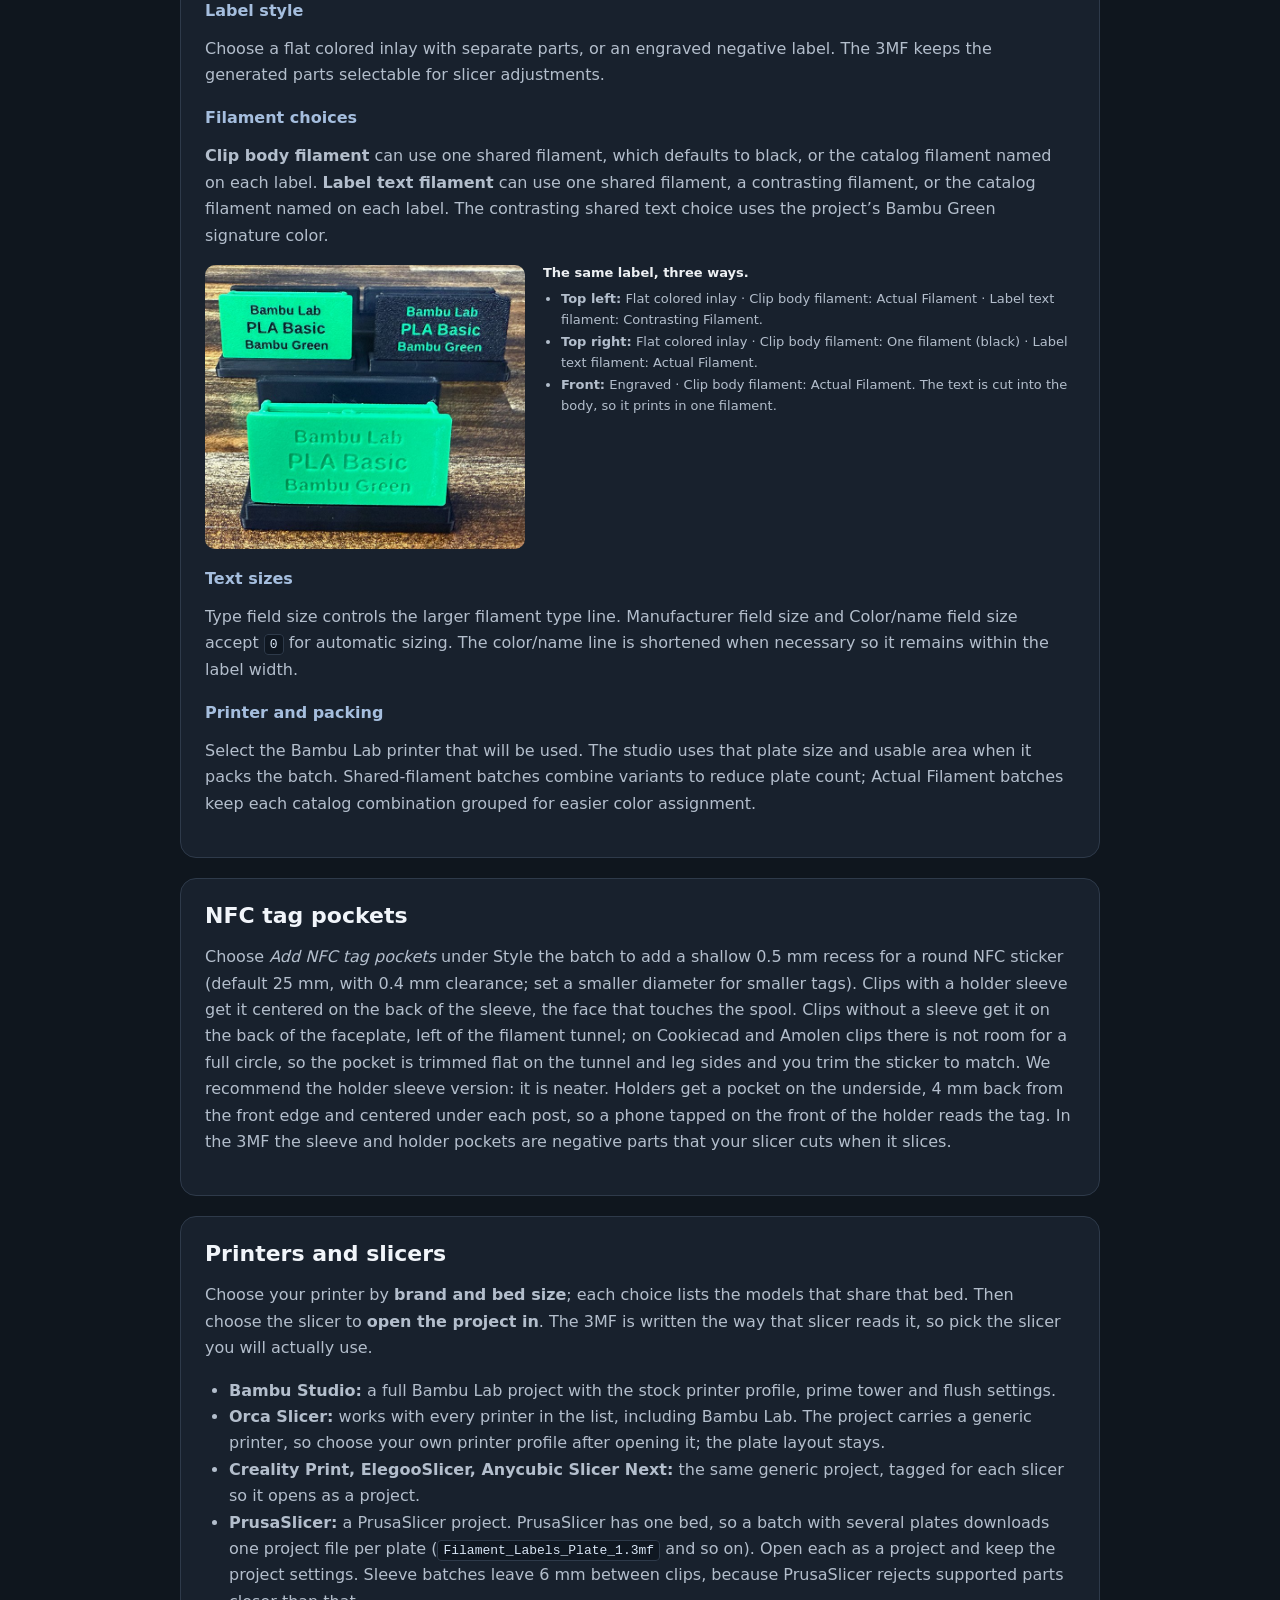
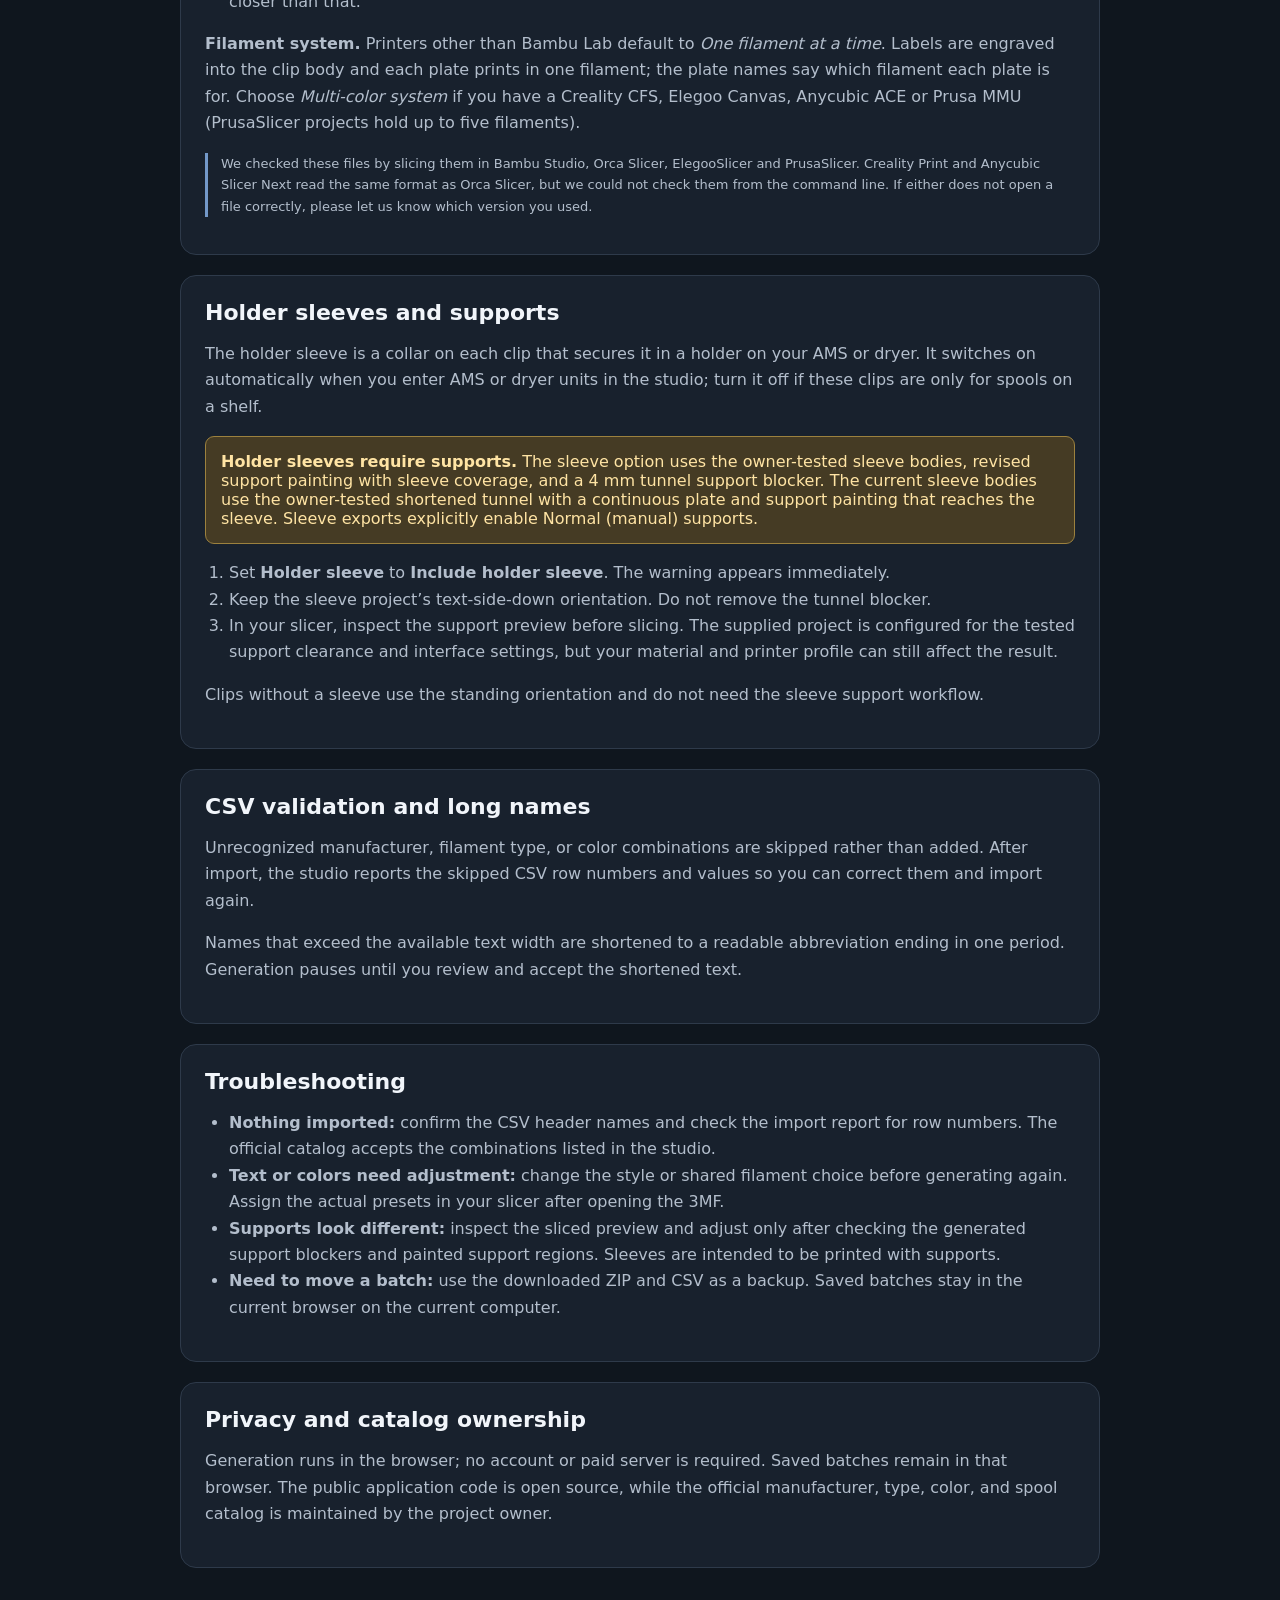
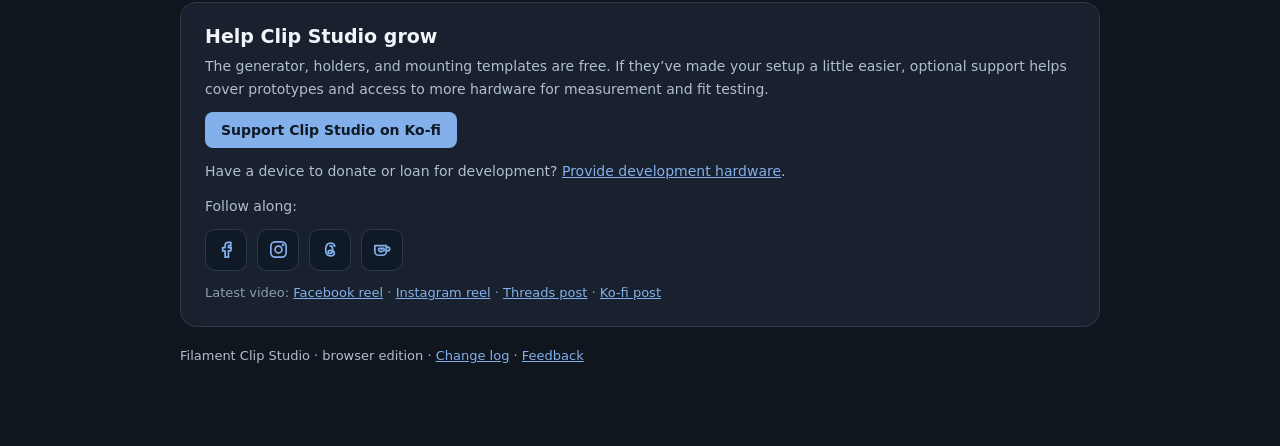
<file: guide.html>
<!doctype html>
<html lang="en">
<head>
<meta charset="utf-8">
<meta name="viewport" content="width=device-width,initial-scale=1">
<title>Filament Clip Studio - User Guide</title>
<meta name="description" content="How to build a batch of spool label clips, import from a spreadsheet, and mount holders on your AMS and dryers.">
<link rel="canonical" href="https://filamentclip.com/guide">
<meta property="og:type" content="website"><meta property="og:site_name" content="Filament Clip Studio">
<meta property="og:title" content="Filament Clip Studio - User Guide"><meta property="og:description" content="How to build a batch of spool label clips, import from a spreadsheet, and mount holders on your AMS and dryers.">
<meta property="og:url" content="https://filamentclip.com/guide"><meta property="og:image" content="https://filamentclip.com/images/og.jpg">
<meta name="twitter:card" content="summary_large_image">

<link rel="icon" href="/favicon.svg" type="image/svg+xml">
<link rel="apple-touch-icon" href="/apple-touch-icon.png">
<style>
:root{font-family:system-ui,sans-serif;color:#edf0f3;background:#0f161e;color-scheme:dark}body{margin:0}main{max-width:920px;margin:auto;padding:40px 26px 70px}h1{font-size:38px;letter-spacing:-1px;margin:8px 0 12px}h2{font-size:22px;margin:0 0 10px;color:#f1f5fa}h3{font-size:16px;margin:20px 0 6px;color:#a5bede}p,li{color:#b3becc;line-height:1.65}.eyebrow{color:#6ca0e3;font-size:12px;font-weight:700;letter-spacing:2px}.panel{background:#18212d;padding:24px;border:1px solid #2e3a4a;border-radius:16px;margin-top:20px}.small{font-size:13px}.notice{border-left:3px solid #7398c8;padding-left:13px}.warn{background:#453b24;border:1px solid #9c813e;padding:15px;border-radius:9px;color:#ffe4a4}.links{display:flex;gap:12px;flex-wrap:wrap;margin:18px 0 24px}a.button{background:#83b0ea;color:#101a26;font:600 14px system-ui;border-radius:8px;padding:11px 18px;text-decoration:none}a.text{color:#83b0ea}code{background:#0f1721;border:1px solid #2e3a4a;border-radius:4px;padding:2px 5px;color:#d8e5f5}ol,ul{padding-left:24px}.back{color:#83b0ea;text-decoration:none;font-size:14px}.photo-ph{display:flex;align-items:center;justify-content:center;aspect-ratio:4/3;border:2px dashed #3e4c5e;border-radius:10px;color:#6d7c8f;font-size:14px}
.support{margin-top:34px;padding:22px 24px;background:#18212d;border:1px solid #2e3a4a;border-radius:16px}.support h2{font-size:19px;margin:0 0 8px;color:#f1f5fa}.support p{color:#b3becc;line-height:1.6;margin:0 0 12px;font-size:14px}.support p:last-child{margin:0}.support a.kofi{background:#83b0ea;color:#101a26;font:600 14px system-ui;border-radius:8px;padding:10px 16px;text-decoration:none;display:inline-block}.support a.text{color:#83b0ea}.social{display:flex;flex-wrap:wrap;gap:10px;margin:0 0 12px;padding:0;list-style:none}.social a{display:inline-flex;width:40px;height:40px;align-items:center;justify-content:center;border:1px solid #2e3a4a;border-radius:10px;color:#83b0ea;background:#101a26}.social a:hover,.social a:focus-visible{border-color:#83b0ea;color:#f1f5fa}.social svg{width:23px;height:23px;fill:none;stroke:currentColor;stroke-width:1.8;stroke-linecap:round;stroke-linejoin:round}.social-posts{font-size:13px!important;color:#8d9caf!important}</style>
</head>
<body><main>
<a href="./" aria-label="Clip Studio home" style="display:inline-block;margin-bottom:14px"><img src="./images/brand/reverse-transparent.svg" alt="Clip Studio" height="34" style="display:block;height:34px;width:auto"></a><br>
<a class="back" href="./">← Home</a>
<div class="eyebrow" style="margin-top:28px">USER GUIDE / HOW-TO</div>
<h1>Filament Clip Studio</h1>
<p>Build readable, color-aware filament clip labels for Bambu Lab, Cookiecad, Amolen, Sunlu, Jayo, Polymaker, Panchroma, Inland, Insignia, Hobby Lobby, Protopasta (cardboard and plastic spools), Geeetech and Creality spools (each clip is fitted and tested for its brand&rsquo;s spool; see <a class="text" href="./#spools">supported spools</a>). The browser edition creates one multi-plate 3MF project and an import-ready CSV on your device.</p>
<div class="links"><a class="button" href="./studio.html">Open the studio</a><a class="button" href="./accessories.html">Holders &amp; mounting templates</a><a class="button" href="https://docs.google.com/spreadsheets/d/17I2c2LSQdosgysyYz1NXYAqdRnsjegUHCgwkq1jBLrE/copy" target="_blank" rel="noopener">Open the Google Sheets CSV builder</a></div>

<section class="panel"><h2>Quick start</h2><ol>
<li>Add a label row, then choose the manufacturer, filament type, color/name, and quantity. Add as many rows as needed.</li>
<li>For a larger batch, use the Google Sheets CSV builder. Copy its rows into <strong>Paste rows</strong>, or download its CSV and select <strong>Import CSV</strong> in the studio. Choose whether to add the rows or replace the current batch.</li>
<li>Review the label previews and the plate plan. If a long name is shortened, read the warning and accept the shortened text before generation.</li>
<li>Choose <strong>Generate batch</strong>. The download contains one 3MF project with the packed plates and a <code>Labels.csv</code> copy of the generated labels.</li>
<li>Open the 3MF in your slicer, confirm the filament assignments and support preview, then slice.</li>
</ol></section>

<section class="panel"><h2>Using the Google Sheets CSV builder</h2><p>The Google Sheet is a guided way to create valid import rows. Opening the link asks you to make your own copy (a Google account is required); the shared original is view-only. In your copy, open the <strong>Labels</strong> tab, choose a manufacturer first, then a filament type and a color/name from the matching catalog, and enter a quantity. Every row must show <strong>&#10003; OK</strong> in the Status column, and a batch holds up to 100 clips.</p><p>When the batch status reads <strong>&#10003; Batch ready</strong>, the <strong>Export CSV</strong> button turns green. Click it to open the <strong>CSV export</strong> tab. The quickest route: select the rows there, copy them, choose <strong>Paste rows</strong> in the studio, paste and select <strong>Import pasted rows</strong>. Alternatively choose <strong>File &gt; Download &gt; Comma Separated Values (.csv)</strong> and import that file with <strong>Import CSV</strong>.</p><p class="small">The builder's Catalog tab loads the studio catalog directly from <code>downloads/catalog.csv</code> on this site, so both always offer the same manufacturer, type and color combinations.</p><p class="notice small">The studio also accepts a CSV made by another tool when it uses the columns <code>manufacturer, filament_type, color_name, quantity</code>.</p><p><a class="text" href="https://docs.google.com/spreadsheets/d/17I2c2LSQdosgysyYz1NXYAqdRnsjegUHCgwkq1jBLrE/copy" target="_blank" rel="noopener">Open the Google Sheets CSV builder</a></p></section>

<section class="panel"><h2>Holders and mounting templates</h2><p>Clip holders (one, two or four posts) mount on AMS units, dryers and shelves. Mounting templates center a holder on a specific device: the AMS 2 Pro, AMS HT and Creality SpacePi X4. To print them with your labels, enter your device counts under <strong>Holders &amp; mounting templates</strong> in the studio: each AMS HT gets a one-post holder, each AMS 2 Pro a four-post holder and each SpacePi X4 two two-post holders, plus one template per device type. They print flat on their own plates. The four-post holder is 320&nbsp;mm long; on smaller printers the studio uses the split four-post holder instead, two halves joined by a dovetail. You can also download the STLs from the <a class="text" href="./accessories.html">holders and mounting templates page</a>.</p><figure style="margin:14px 0"><img src="./images/photos/holders-on-ams.jpg" alt="Label clips in holders mounted on AMS units and a dryer" loading="lazy" style="width:100%;border-radius:10px;aspect-ratio:4/3;object-fit:cover" onerror="this.outerHTML='<div class=&quot;photo-ph&quot;>Photo coming soon</div>'"><figcaption class="small">Holders on AMS HT units and a Creality SpacePi X4 dryer.</figcaption></figure><h3>Mounting a holder</h3><p>Clean both surfaces, the spot on the device and the back of the holder, with isopropyl alcohol and let them dry. Dry-fit before you apply the 24&nbsp;mm double-sided nano tape, because it is hard to reposition once bonded. Each template works a little differently; follow the steps for your device: <a class="text" href="./accessories.html#ams-2-pro-fit">AMS 2 Pro</a>, <a class="text" href="./accessories.html#ams-ht-fit">AMS HT</a> or <a class="text" href="./accessories.html#spacepi-x4-fit">Creality SpacePi X4</a>.</p><figure style="margin:14px 0"><img src="./images/photos/clips-on-shelf.jpg" alt="Label clips on spools stored on a shelf" loading="lazy" style="width:100%;border-radius:10px;aspect-ratio:4/3;object-fit:cover" onerror="this.outerHTML='<div class=&quot;photo-ph&quot;>Photo coming soon</div>'"><figcaption class="small">Clips also label spools stored on a shelf, no holder needed.</figcaption></figure></section>

<section class="panel"><h2>Style the batch</h2>
<h3>Label style</h3><p>Choose a flat colored inlay with separate parts, or an engraved negative label. The 3MF keeps the generated parts selectable for slicer adjustments.</p>
<h3>Filament choices</h3><p><strong>Clip body filament</strong> can use one shared filament, which defaults to black, or the catalog filament named on each label. <strong>Label text filament</strong> can use one shared filament, a contrasting filament, or the catalog filament named on each label. The contrasting shared text choice uses the project’s Bambu Green signature color.</p><figure style="margin:14px 0;display:flex;gap:18px;flex-wrap:wrap;align-items:flex-start"><img src="./images/photos/label-styles.jpg" alt="Three printed label clips reading Bambu Lab, PLA Basic, Bambu Green: a green clip with black inlaid text, a black clip with green inlaid text, and a green clip with engraved text" loading="lazy" width="710" height="630" style="width:320px;max-width:100%;height:auto;border-radius:10px"><figcaption class="small" style="flex:1;min-width:240px"><strong>The same label, three ways.</strong><ul style="padding-left:18px;margin:8px 0 0"><li><strong>Top left:</strong> Flat colored inlay &middot; Clip body filament: Actual Filament &middot; Label text filament: Contrasting Filament.</li><li><strong>Top right:</strong> Flat colored inlay &middot; Clip body filament: One filament (black) &middot; Label text filament: Actual Filament.</li><li><strong>Front:</strong> Engraved &middot; Clip body filament: Actual Filament. The text is cut into the body, so it prints in one filament.</li></ul></figcaption></figure>
<h3>Text sizes</h3><p>Type field size controls the larger filament type line. Manufacturer field size and Color/name field size accept <code>0</code> for automatic sizing. The color/name line is shortened when necessary so it remains within the label width.</p>
<h3>Printer and packing</h3><p>Select the Bambu Lab printer that will be used. The studio uses that plate size and usable area when it packs the batch. Shared-filament batches combine variants to reduce plate count; Actual Filament batches keep each catalog combination grouped for easier color assignment.</p>
</section>

<section class="panel"><h2>NFC tag pockets</h2><p>Choose <em>Add NFC tag pockets</em> under Style the batch to add a shallow 0.5 mm recess for a round NFC sticker (default 25 mm, with 0.4 mm clearance; set a smaller diameter for smaller tags). Clips with a holder sleeve get it centered on the back of the sleeve, the face that touches the spool. Clips without a sleeve get it on the back of the faceplate, left of the filament tunnel; on Cookiecad and Amolen clips there is not room for a full circle, so the pocket is trimmed flat on the tunnel and leg sides and you trim the sticker to match. We recommend the holder sleeve version: it is neater. Holders get a pocket on the underside, 4 mm back from the front edge and centered under each post, so a phone tapped on the front of the holder reads the tag. In the 3MF the sleeve and holder pockets are negative parts that your slicer cuts when it slices.</p></section><section class="panel" id="printers-slicers"><h2>Printers and slicers</h2><p>Choose your printer by <strong>brand and bed size</strong>; each choice lists the models that share that bed. Then choose the slicer to <strong>open the project in</strong>. The 3MF is written the way that slicer reads it, so pick the slicer you will actually use.</p><ul><li><strong>Bambu Studio:</strong> a full Bambu Lab project with the stock printer profile, prime tower and flush settings.</li><li><strong>Orca Slicer:</strong> works with every printer in the list, including Bambu Lab. The project carries a generic printer, so choose your own printer profile after opening it; the plate layout stays.</li><li><strong>Creality Print, ElegooSlicer, Anycubic Slicer Next:</strong> the same generic project, tagged for each slicer so it opens as a project.</li><li><strong>PrusaSlicer:</strong> a PrusaSlicer project. PrusaSlicer has one bed, so a batch with several plates downloads one project file per plate (<code>Filament_Labels_Plate_1.3mf</code> and so on). Open each as a project and keep the project settings. Sleeve batches leave 6&nbsp;mm between clips, because PrusaSlicer rejects supported parts closer than that.</li></ul><p><strong>Filament system.</strong> Printers other than Bambu Lab default to <em>One filament at a time</em>. Labels are engraved into the clip body and each plate prints in one filament; the plate names say which filament each plate is for. Choose <em>Multi-color system</em> if you have a Creality CFS, Elegoo Canvas, Anycubic ACE or Prusa MMU (PrusaSlicer projects hold up to five filaments).</p><p class="small notice">We checked these files by slicing them in Bambu Studio, Orca Slicer, ElegooSlicer and PrusaSlicer. Creality Print and Anycubic Slicer Next read the same format as Orca Slicer, but we could not check them from the command line. If either does not open a file correctly, please let us know which version you used.</p></section><section class="panel"><h2>Holder sleeves and supports</h2><p>The holder sleeve is a collar on each clip that secures it in a holder on your AMS or dryer. It switches on automatically when you enter AMS or dryer units in the studio; turn it off if these clips are only for spools on a shelf.</p><div class="warn"><strong>Holder sleeves require supports.</strong> The sleeve option uses the owner-tested sleeve bodies, revised support painting with sleeve coverage, and a 4 mm tunnel support blocker. The current sleeve bodies use the owner-tested shortened tunnel with a continuous plate and support painting that reaches the sleeve. Sleeve exports explicitly enable Normal (manual) supports.</div><ol><li>Set <strong>Holder sleeve</strong> to <strong>Include holder sleeve</strong>. The warning appears immediately.</li><li>Keep the sleeve project’s text-side-down orientation. Do not remove the tunnel blocker.</li><li>In your slicer, inspect the support preview before slicing. The supplied project is configured for the tested support clearance and interface settings, but your material and printer profile can still affect the result.</li></ol><p>Clips without a sleeve use the standing orientation and do not need the sleeve support workflow.</p></section>

<section class="panel"><h2>CSV validation and long names</h2><p>Unrecognized manufacturer, filament type, or color combinations are skipped rather than added. After import, the studio reports the skipped CSV row numbers and values so you can correct them and import again.</p><p>Names that exceed the available text width are shortened to a readable abbreviation ending in one period. Generation pauses until you review and accept the shortened text.</p></section>

<section class="panel"><h2>Troubleshooting</h2><ul>
<li><strong>Nothing imported:</strong> confirm the CSV header names and check the import report for row numbers. The official catalog accepts the combinations listed in the studio.</li>
<li><strong>Text or colors need adjustment:</strong> change the style or shared filament choice before generating again. Assign the actual presets in your slicer after opening the 3MF.</li>
<li><strong>Supports look different:</strong> inspect the sliced preview and adjust only after checking the generated support blockers and painted support regions. Sleeves are intended to be printed with supports.</li>
<li><strong>Need to move a batch:</strong> use the downloaded ZIP and CSV as a backup. Saved batches stay in the current browser on the current computer.</li>
</ul></section>

<section class="panel"><h2>Privacy and catalog ownership</h2><p>Generation runs in the browser; no account or paid server is required. Saved batches remain in that browser. The public application code is open source, while the official manufacturer, type, color, and spool catalog is maintained by the project owner.</p></section>
<footer class="support" id="support"><h2>Help Clip Studio grow</h2>
<p>The generator, holders, and mounting templates are free. If they’ve made your setup a little easier, optional support helps cover prototypes and access to more hardware for measurement and fit testing.</p>
<p><a class="kofi" href="https://ko-fi.com/clipstudio" target="_blank" rel="noopener">Support Clip Studio on Ko-fi</a></p>
<p>Have a device to donate or loan for development? <a class="text" href="https://ko-fi.com/post/Provide-Development-Hardware-A5C327LDRO" target="_blank" rel="noopener">Provide development hardware</a>.</p>
<p>Follow along:</p><ul class="social"><li><a href="https://www.facebook.com/profile.php?id=61594950549633" target="_blank" rel="noopener me" aria-label="Clip Studio on Facebook" title="Facebook"><svg viewBox="0 0 24 24" aria-hidden="true"><path d="M14 8h2.5V4.5H14C11.8 4.5 10.5 5.9 10.5 8v2H8v3.5h2.5V20H14v-6.5h2.4l.6-3.5H14V8.4c0-.3.2-.4.4-.4z"/></svg></a></li><li><a href="https://www.instagram.com/filamentclip/" target="_blank" rel="noopener me" aria-label="Clip Studio on Instagram" title="Instagram"><svg viewBox="0 0 24 24" aria-hidden="true"><rect x="4" y="4" width="16" height="16" rx="4.5"/><circle cx="12" cy="12" r="3.6"/><circle cx="16.8" cy="7.2" r=".6" fill="currentColor"/></svg></a></li><li><a href="https://www.threads.com/@filamentclip" target="_blank" rel="noopener me" aria-label="Clip Studio on Threads" title="Threads"><svg viewBox="0 0 24 24" aria-hidden="true"><path d="M16.5 8.5C15.8 6.4 14.2 5.3 12 5.3 8.9 5.3 7 7.8 7 12s1.9 6.7 5 6.7c2.3 0 4-1.2 4-3 0-1.9-1.8-2.8-4-2.8-1.5 0-2.4.6-2.4 1.6 0 .9.8 1.5 1.9 1.5 1.7 0 2.7-1.2 2.7-3.6V11c0-1.7-1-2.7-2.6-2.7"/></svg></a></li><li><a href="https://ko-fi.com/clipstudio" target="_blank" rel="noopener me" aria-label="Clip Studio on Ko-fi" title="Ko-fi"><svg viewBox="0 0 24 24" aria-hidden="true"><path d="M4 8h12v6a4 4 0 0 1-4 4H8a4 4 0 0 1-4-4z"/><path d="M16 9.5h1.5a2 2 0 0 1 0 4H16"/><path d="M9.9 14.6 8.2 13a1.5 1.5 0 0 1 2.1-2.1l.6.6.6-.6A1.5 1.5 0 0 1 13.6 13z"/></svg></a></li></ul>
<p class="social-posts">Latest video: <a class="text" href="https://www.facebook.com/reel/5055974241296555" target="_blank" rel="noopener">Facebook reel</a> &middot; <a class="text" href="https://www.instagram.com/reel/DeU-b2HingE/" target="_blank" rel="noopener">Instagram reel</a> &middot; <a class="text" href="https://www.threads.com/@filamentclip/post/DeU-OQLiJOg" target="_blank" rel="noopener">Threads post</a> &middot; <a class="text" href="https://ko-fi.com/post/From-Studio-to-spool-AMS-and-shelf-M1V428K5Q5" target="_blank" rel="noopener">Ko-fi post</a></p></footer>
<p class="small" style="margin-top:18px">Filament Clip Studio · browser edition &middot; <a class="text" href="./changelog.html">Change log</a> &middot; <a class="text" href="./feedback.html">Feedback</a></p>
</main></body></html>
</file>
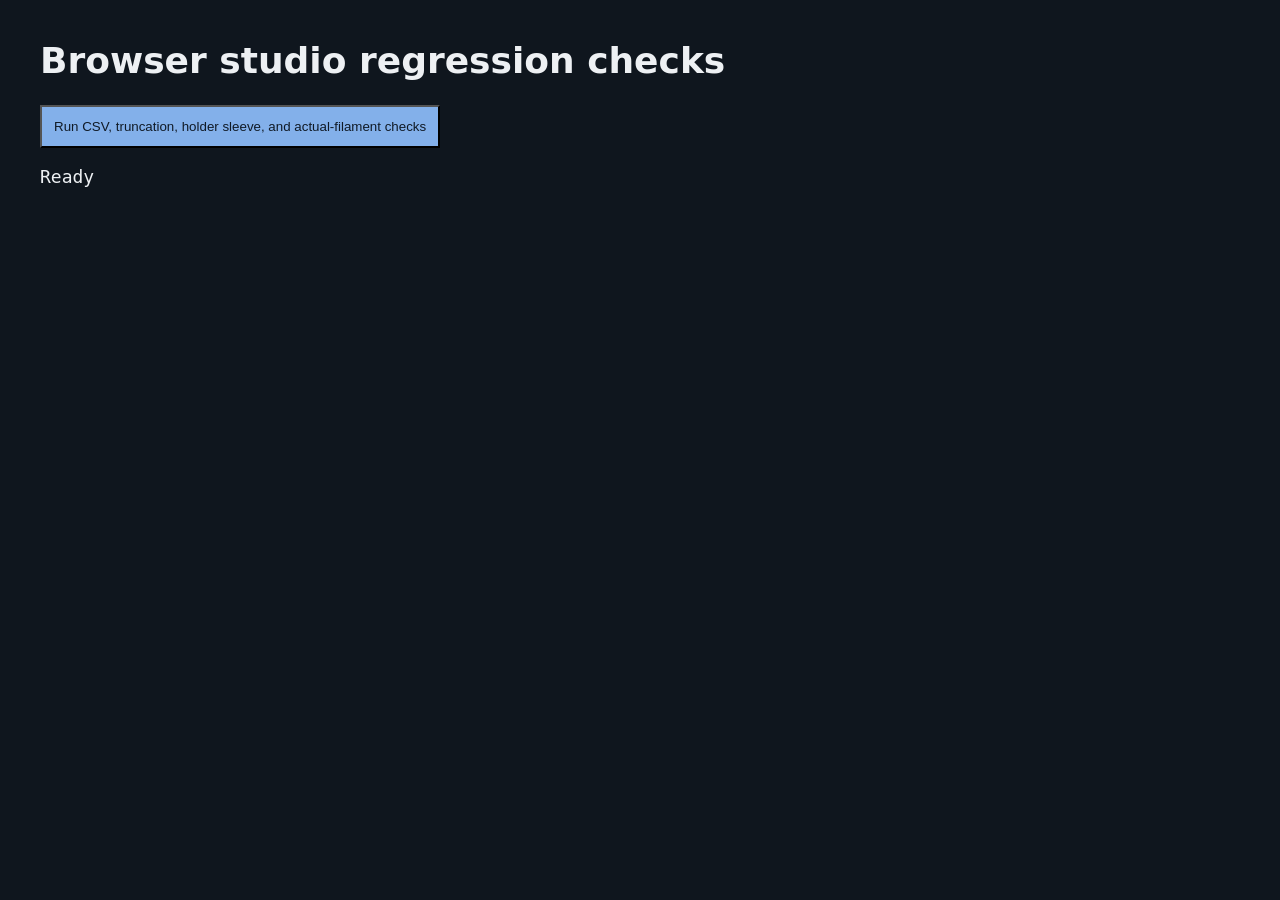
<file: qa.html>
<!doctype html><html><meta charset="utf-8"><title>Browser studio regression checks</title><style>body{background:#0f161e;color:#edf0f3;font:18px system-ui;margin:40px}button,a{padding:12px;background:#83b0ea;color:#101a26}pre{white-space:pre-wrap}</style><h1>Browser studio regression checks</h1><button id="start">Run CSV, truncation, holder sleeve, and actual-filament checks</button><pre id="out">Ready</pre><div id="downloads"></div><script src="./bridge.js?v=clips-2"></script><script>
const out=document.querySelector('#out');let report=[];
async function api(path,data){const response=await fetch(path,{method:'POST',body:JSON.stringify(data)});const d=await response.json();if(!response.ok)throw Error(d.error);return d}
function check(name,ok){report.push({name,ok});out.textContent=JSON.stringify(report,null,2);if(!ok)throw Error(name)}
document.querySelector('#start').onclick=async()=>{try{
 const started=performance.now();const cat=await fetch('/catalog').then(r=>r.json());
 const csv='manufacturer,filament_type,color_name,quantity\nBambu Lab,PETG-HF,Blue,2\nUnknown,PLA,Nope,1\nCookiecad,PLA,Dark Magic,3\nBambu Lab,PETG-HF,Blue,0\n';
 const imp=await api('/csv',{csv,mode:'replace',existing:[]});check('CSV keeps valid records and reports row 3 and 5',imp.rows.length===2&&imp.skipped.map(r=>r.row).join(',')==='3,5');
 const long=cat.products.find(p=>p.id==="bambu-0d2e3c0ee25a");
 const rows=[{product:long.id,quantity:5},{product:cat.products.find(p=>p.manufacturer==='Bambu Lab'&&p.filament_type==='PETG-HF'&&p.color_name==='Blue').id,quantity:6}];
 const r=await api('/review',{rows,settings:{holder_sleeve:'yes',body_mode:'filament',text_mode:'contrast',font:'DejaVu Sans:style=Bold',color_size:5.5}});
 check('Long name shortened with a period',r.warnings.some(w=>w.truncated.endsWith('.')&&!w.truncated.endsWith('…')));
 check('Actual filament variants use separate plates',r.plates.length===2&&r.plates.every(p=>new Set(p.items.map(i=>i.variant)).size===1));
 let blocked=false;try{await api('/generate',{key:r.key,ack:false})}catch(e){blocked=/Accept/.test(e.message)}check('Generation requires truncation acceptance',blocked);
 const generated=await api('/generate',{key:r.key,ack:true});check('Actual filament project generated',!!generated.download);
 report.push({seconds:(performance.now()-started)/1000});out.textContent=JSON.stringify(report,null,2);
 const a=document.createElement('a');a.href=generated.download;a.download='Browser_Actual_Filament_Test.zip';a.textContent='Download test project';document.querySelector('#downloads').append(a);
 const b=document.createElement('a');b.href=URL.createObjectURL(new Blob([JSON.stringify(report,null,2)],{type:'application/json'}));b.download='Browser_QA.json';b.textContent='Download test results';document.querySelector('#downloads').append(document.createElement('p'),b);
 }catch(e){out.textContent+='\nFAILED: '+e.message}};
</script></html>
</file>
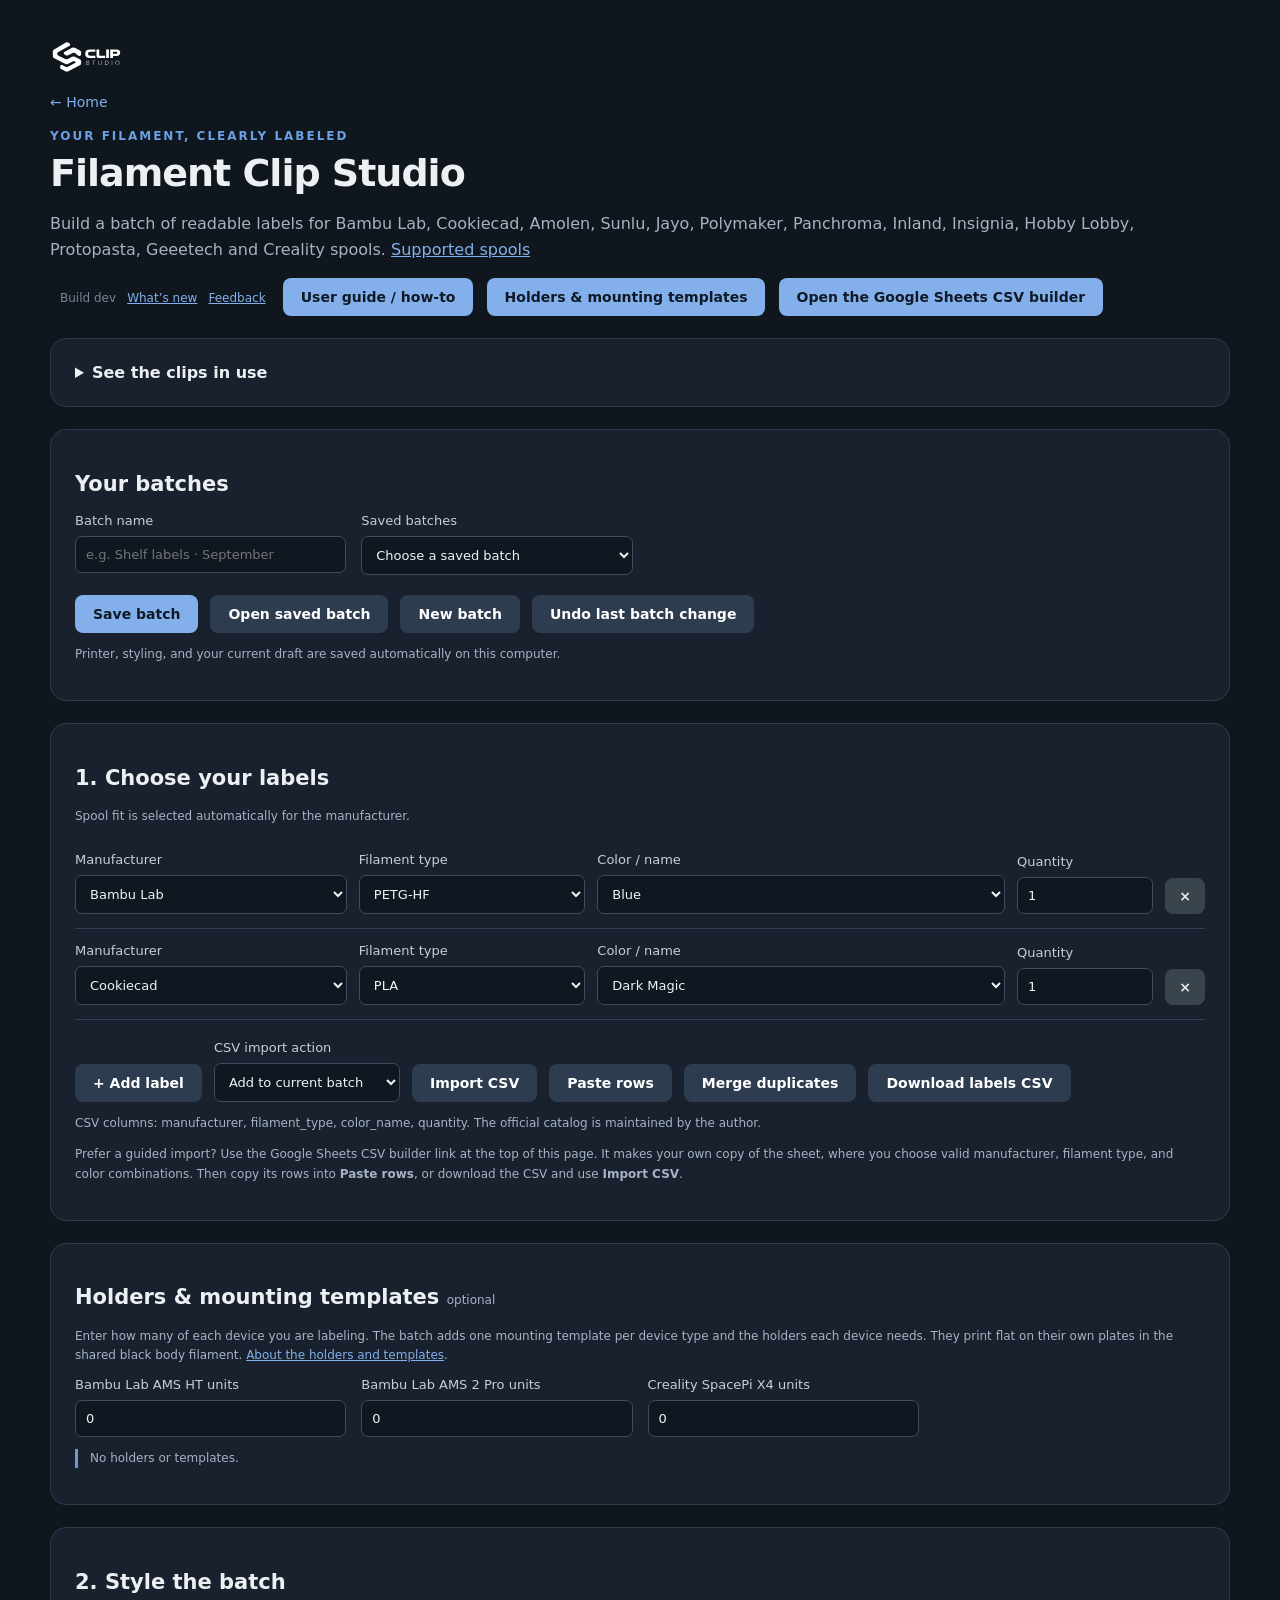
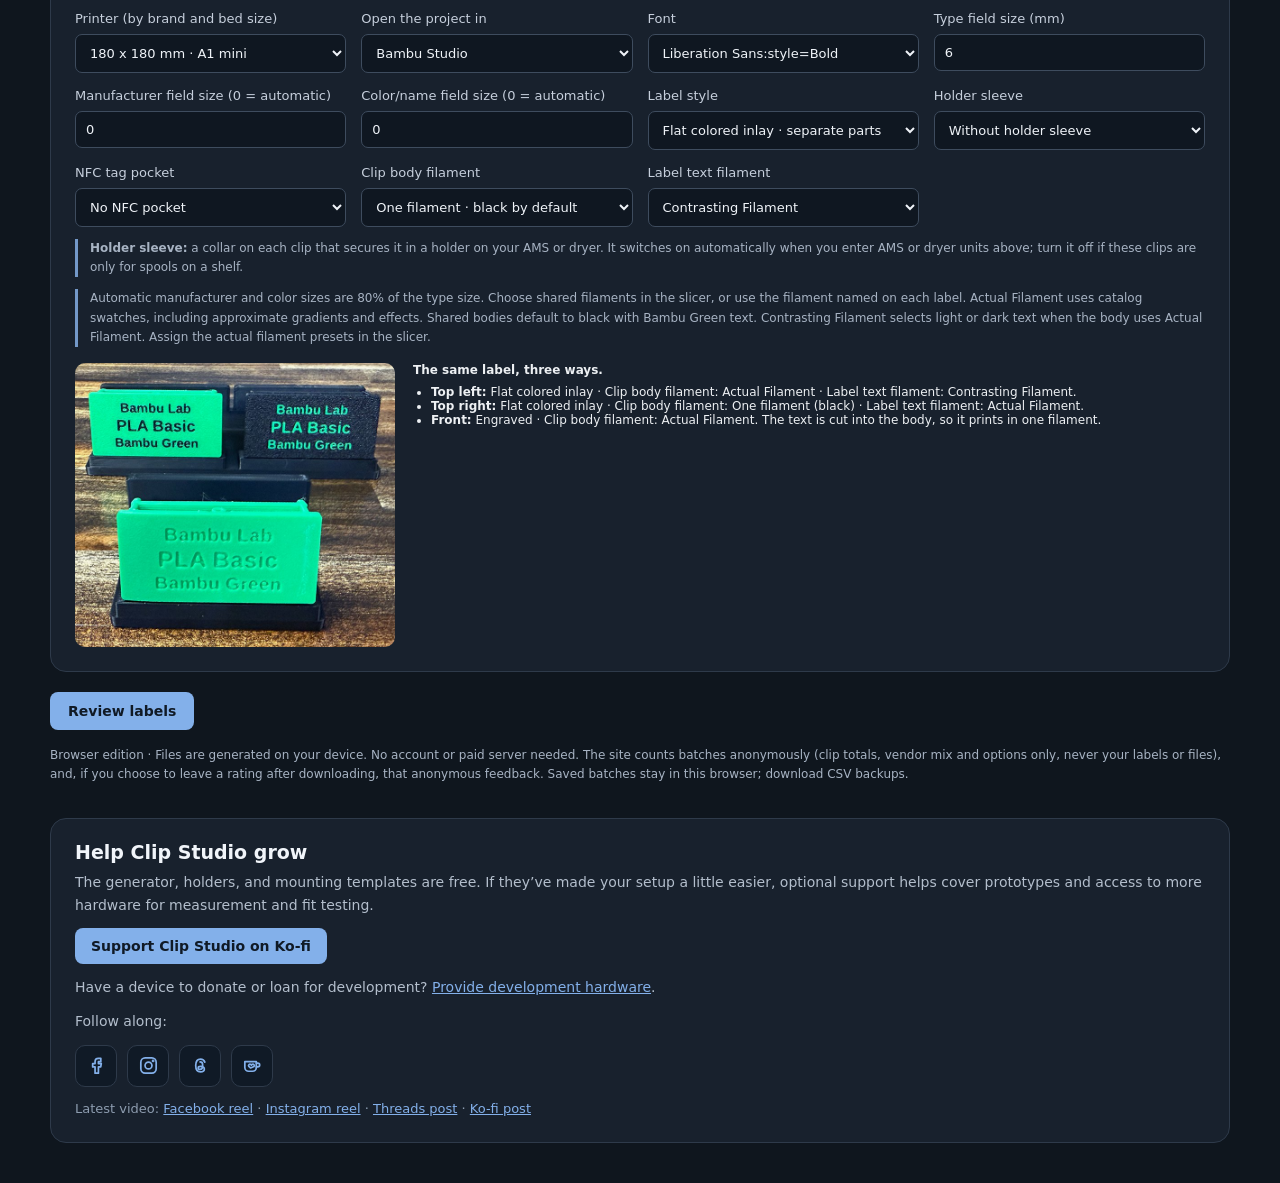
<file: studio.html>
<!doctype html><html lang="en"><meta charset="utf-8"><meta name="viewport" content="width=device-width,initial-scale=1"><title>Studio - Filament Clip Studio</title>
<meta name="description" content="Pick your filaments and download one 3MF of readable spool label clips, with holders and mounting templates for your AMS and dryers.">
<link rel="canonical" href="https://filamentclip.com/studio">
<meta property="og:type" content="website"><meta property="og:site_name" content="Filament Clip Studio">
<meta property="og:title" content="Filament Clip Studio - Studio"><meta property="og:description" content="Pick your filaments and download one 3MF of readable spool label clips, with holders and mounting templates for your AMS and dryers.">
<meta property="og:url" content="https://filamentclip.com/studio"><meta property="og:image" content="https://filamentclip.com/images/og.jpg">
<meta name="twitter:card" content="summary_large_image">

<link rel="icon" href="/favicon.svg" type="image/svg+xml">
<link rel="apple-touch-icon" href="/apple-touch-icon.png">
<link rel="stylesheet" href="./feedback.css?v=fb-1">
<style>
:root{font-family:system-ui,sans-serif;color:#edf0f3;background:#0f161e;color-scheme:dark}body{margin:0}main{max-width:1180px;margin:auto;padding:40px 30px}h1{font-size:38px;letter-spacing:-1px;margin:8px 0}h2{font-size:21px}p{color:#a7b3c3;line-height:1.6}.eyebrow{color:#6ca0e3;font-size:12px;font-weight:700;letter-spacing:2px}.badge{font-size:12px;background:#22334a;color:#a3c4ef;padding:6px 12px;border-radius:20px}.panel{background:#18212d;padding:24px;border:1px solid #2e3a4a;border-radius:16px;margin-top:22px}.grid{display:grid;grid-template-columns:repeat(4,1fr);gap:15px}label{display:block;font-size:13px;color:#c6cfdc}select,input,textarea{display:block;width:100%;box-sizing:border-box;margin-top:8px;background:#0f1721;color:#eff3f8;border:1px solid #3e4c5e;border-radius:7px;padding:10px;font:inherit}textarea{min-height:120px;font:13px ui-monospace,Menlo,monospace;resize:vertical}input[type=color]{padding:3px;height:41px}button,a.download{background:#83b0ea;color:#101a26;font:600 14px system-ui;border:0;border-radius:8px;padding:11px 18px;cursor:pointer;text-decoration:none}button.secondary{background:#2e3c4f;color:white}button:disabled{opacity:.4;cursor:default}.row{display:grid;grid-template-columns:1.2fr 1fr 1.8fr .6fr 40px;gap:12px;align-items:end;padding:14px 0;border-bottom:1px solid #334051}.row button{padding:10px;background:#3a444c;color:#e6eaf0}.actions{display:flex;gap:12px;align-items:flex-end;margin-top:20px;flex-wrap:wrap}.previews{display:flex;gap:20px;flex-wrap:wrap}.preview{width:340px}.preview svg{width:100%;height:auto;border-radius:10px}.preview p{font-size:12px}.warn{background:#453b24;border:1px solid #9c813e;padding:15px;border-radius:9px;color:#ffe4a4;margin:15px 0}.error{color:#ffb8b0;white-space:pre-wrap}.small{font-size:12px}.hidden{display:none}input[type=checkbox]{display:inline;width:auto;margin-right:8px}.notice{border-left:3px solid #7398c8;padding-left:12px}#status{white-space:pre-wrap}@media(max-width:850px){.grid{grid-template-columns:1fr 1fr}.row{grid-template-columns:1fr 1fr}.row label{min-width:0}}
table{width:100%;border-collapse:collapse;font-size:13px}th,td{text-align:left;padding:9px;border-bottom:1px solid #324052}th{color:#a5bede}.scroll-table{overflow-x:auto}.plate-card{max-width:300px}.plate-card svg{width:100%;background:#1a2635}.plate-grid{display:flex;gap:16px;flex-wrap:wrap}.photo-ph{display:flex;align-items:center;justify-content:center;aspect-ratio:4/3;border:2px dashed #3e4c5e;border-radius:10px;color:#6d7c8f;font-size:14px}.support{margin-top:34px;padding:22px 24px;background:#18212d;border:1px solid #2e3a4a;border-radius:16px}.support h2{font-size:19px;margin:0 0 8px;color:#f1f5fa}.support p{color:#b3becc;line-height:1.6;margin:0 0 12px;font-size:14px}.support p:last-child{margin:0}.support a.kofi{background:#83b0ea;color:#101a26;font:600 14px system-ui;border-radius:8px;padding:10px 16px;text-decoration:none;display:inline-block}.support a.text{color:#83b0ea}.social{display:flex;flex-wrap:wrap;gap:10px;margin:0 0 12px;padding:0;list-style:none}.social a{display:inline-flex;width:40px;height:40px;align-items:center;justify-content:center;border:1px solid #2e3a4a;border-radius:10px;color:#83b0ea;background:#101a26}.social a:hover,.social a:focus-visible{border-color:#83b0ea;color:#f1f5fa}.social svg{width:23px;height:23px;fill:none;stroke:currentColor;stroke-width:1.8;stroke-linecap:round;stroke-linejoin:round}.social-posts{font-size:13px!important;color:#8d9caf!important}</style><main><a href="./" aria-label="Clip Studio home" style="display:inline-block;margin-bottom:14px"><img src="./images/brand/reverse-transparent.svg" alt="Clip Studio" height="34" style="display:block;height:34px;width:auto"></a><br><a href="./" style="color:#83b0ea;text-decoration:none;font-size:14px">&larr; Home</a><div class="eyebrow" style="margin-top:18px">YOUR FILAMENT, CLEARLY LABELED</div><h1>Filament Clip Studio</h1><p>Build a batch of readable labels for Bambu Lab, Cookiecad, Amolen, Sunlu, Jayo, Polymaker, Panchroma, Inland, Insignia, Hobby Lobby, Protopasta, Geeetech and Creality spools. <a style="color:#83b0ea" href="./#spools">Supported spools</a></p><span class="small" style="margin-left:10px;color:#76869b">Build dev</span> <a class="small" style="margin-left:6px;color:#83b0ea" href="./changelog.html">What&rsquo;s new</a> <a class="small" style="margin-left:6px;color:#83b0ea" href="./feedback.html">Feedback</a> <a class="download" style="margin-left:12px;display:inline-block" href="./guide.html">User guide / how-to</a> <a class="download" style="margin-left:8px;display:inline-block" href="./accessories.html">Holders &amp; mounting templates</a> <a class="download" style="margin-left:8px;display:inline-block" href="https://docs.google.com/spreadsheets/d/17I2c2LSQdosgysyYz1NXYAqdRnsjegUHCgwkq1jBLrE/copy" target="_blank" rel="noopener">Open the Google Sheets CSV builder</a>
<details class="panel"><summary style="cursor:pointer;font-weight:600">See the clips in use</summary><div style="display:grid;grid-template-columns:repeat(auto-fit,minmax(280px,1fr));gap:16px;margin-top:14px"><figure style="margin:0"><img src="./images/photos/clips-on-shelf.jpg" alt="Label clips on spools stored on a shelf" loading="lazy" style="width:100%;border-radius:10px;aspect-ratio:4/3;object-fit:cover" onerror="this.outerHTML='<div class=&quot;photo-ph&quot;>Photo coming soon</div>'"><figcaption class="small">Label clips on spools stored on a shelf.</figcaption></figure><figure style="margin:0"><img src="./images/photos/holders-on-ams.jpg" alt="Label clips in holders mounted on AMS units and a dryer" loading="lazy" style="width:100%;border-radius:10px;aspect-ratio:4/3;object-fit:cover" onerror="this.outerHTML='<div class=&quot;photo-ph&quot;>Photo coming soon</div>'"><figcaption class="small">Holders on AMS HT units and a dryer. <a href="./accessories.html" style="color:#83b0ea">Get the holders</a>.</figcaption></figure></div></details>
<section class="panel"><h2>Your batches</h2><div class="grid"><label>Batch name<input id="batchName" maxlength="80" placeholder="e.g. Shelf labels · September"></label><label>Saved batches<select id="savedBatch"><option value="">Choose a saved batch</option></select></label></div><div class="actions"><button id="saveBatch">Save batch</button><button id="loadBatch" class="secondary">Open saved batch</button><button id="newBatch" class="secondary">New batch</button><button id="undoBatch" class="secondary">Undo last batch change</button></div><p id="libraryStatus" class="small" role="status">Printer, styling, and your current draft are saved automatically on this computer.</p></section>
<section class="panel"><h2>1. Choose your labels</h2><p class="small">Spool fit is selected automatically for the manufacturer.</p><div id="rows"></div><div class="actions"><button id="add" class="secondary">+ Add label</button><label>CSV import action<select id="importMode"><option value="add">Add to current batch</option><option value="replace">Replace current batch</option></select></label><button id="import" class="secondary">Import CSV</button><button id="pasteRows" class="secondary">Paste rows</button><button id="merge" class="secondary">Merge duplicates</button><button id="exportCsv" class="secondary">Download labels CSV</button><input id="file" class="hidden" type="file" accept=".csv,text/csv"></div><div id="pastePanel" class="hidden"><label>Paste rows from the Google Sheets builder or any spreadsheet<textarea id="pasteText" placeholder="Copy the rows on the builder's CSV export tab (or manufacturer, type, color and quantity cells from any sheet) and paste them here." spellcheck="false"></textarea></label><div class="actions"><button id="importPaste">Import pasted rows</button><button id="cancelPaste" class="secondary">Cancel</button></div><p class="small">A header row is optional. Columns must be in the order manufacturer, filament type, color/name, quantity. The CSV import action above decides whether rows are added or replace the batch.</p></div><div id="importReport" aria-live="polite"></div><p class="small">CSV columns: manufacturer, filament_type, color_name, quantity. The official catalog is maintained by the author.</p><p class="small">Prefer a guided import? Use the Google Sheets CSV builder link at the top of this page. It makes your own copy of the sheet, where you choose valid manufacturer, filament type, and color combinations. Then copy its rows into <strong>Paste rows</strong>, or download the CSV and use <strong>Import CSV</strong>.</p></section>
<section class="panel"><h2>Holders &amp; mounting templates <span class="small" style="font-weight:400;color:#a7b3c3">optional</span></h2><p class="small">Enter how many of each device you are labeling. The batch adds one mounting template per device type and the holders each device needs. They print flat on their own plates in the shared black body filament. <a href="./accessories.html" style="color:#83b0ea">About the holders and templates</a>.</p><div class="grid"><label>Bambu Lab AMS HT units<input id="dev_ams_ht" type="number" min="0" max="20" value="0"></label><label>Bambu Lab AMS 2 Pro units<input id="dev_ams_2_pro" type="number" min="0" max="20" value="0"></label><label>Creality SpacePi X4 units<input id="dev_spacepi_x4" type="number" min="0" max="20" value="0"></label></div><p id="deviceSummary" class="small notice">No holders or templates.</p></section>
<section class="panel"><h2>2. Style the batch</h2><div class="grid"><label>Printer (by brand and bed size)<select id="printer"></select></label><label>Open the project in<select id="slicer"></select></label><label id="multiLabel" class="hidden">Filament system<select id="multicolor"><option value="no">One filament at a time</option><option value="yes">Multi-color system (CFS, Canvas, ACE, MMU)</option></select></label><label>Font<select id="font"></select></label><label>Type field size (mm)<input id="type_size" type="number" min="2" max="8" step=".1" value="6"></label><label>Manufacturer field size (0 = automatic)<input id="vendor_size" type="number" min="0" max="8" step=".1" value="0"></label><label>Color/name field size (0 = automatic)<input id="color_size" type="number" min="0" max="8" step=".1" value="0"></label><label>Label style<select id="style"><option value="part">Flat colored inlay · separate parts</option><option value="cut">Engraved · negative parts</option></select></label><label>Holder sleeve<select id="holder_sleeve"><option value="no">Without holder sleeve</option><option value="yes">Include holder sleeve</option></select></label><label>NFC tag pocket<select id="nfc"><option value="no">No NFC pocket</option><option value="yes">Add NFC tag pockets</option></select></label><label id="tagLabel" class="hidden">NFC tag diameter (mm)<input id="tag_size" type="number" min="10" max="25" step=".1" value="25"></label><label>Clip body filament<select id="body_mode"><option value="fixed">One filament · black by default</option><option value="filament">Actual Filament</option></select></label><label>Label text filament<select id="text_mode"><option value="fixed">One Filament</option><option value="contrast" selected>Contrasting Filament</option><option value="filament">Actual Filament</option></select></label></div><p id="sleeveWarning" class="warn hidden" role="status"><strong>Holder sleeves require supports.</strong> Clips with sleeves print text-side down. The project includes tested support painting and tunnel support blockers. Check the support preview and filament settings before printing.</p><p id="nfcNote" class="small notice hidden" role="status"><strong>NFC tag pockets:</strong> a shallow 0.5 mm recess for a round sticker (tag diameter + 0.4 mm). Clips get it on the back, holders on the underside under each post. <span id="nfcSleeveTip"><strong>We recommend the holder sleeve version</strong> &mdash; it is neater: the pocket sits centered on the sleeve, instead of beside the tunnel where Cookiecad and Amolen clips need the sticker trimmed flat. <button type="button" id="nfcUseSleeve">Switch on holder sleeve</button></span></p><p id="slicerNote" class="small notice"></p><p id="sleeveNote" class="small notice"><strong>Holder sleeve:</strong> a collar on each clip that secures it in a holder on your AMS or dryer. It switches on automatically when you enter AMS or dryer units above; turn it off if these clips are only for spools on a shelf.</p><p class="small notice">Automatic manufacturer and color sizes are 80% of the type size. Choose shared filaments in the slicer, or use the filament named on each label. Actual Filament uses catalog swatches, including approximate gradients and effects. Shared bodies default to black with Bambu Green text. Contrasting Filament selects light or dark text when the body uses Actual Filament. Assign the actual filament presets in the slicer.</p><figure id="labelStyles" style="margin:16px 0 0;display:flex;gap:18px;flex-wrap:wrap;align-items:flex-start"><img src="./images/photos/label-styles.jpg" alt="Three printed label clips reading Bambu Lab, PLA Basic, Bambu Green: a green clip with black inlaid text, a black clip with green inlaid text, and a green clip with engraved text" loading="lazy" width="710" height="630" style="width:320px;max-width:100%;height:auto;border-radius:10px"><figcaption class="small" style="flex:1;min-width:240px"><strong>The same label, three ways.</strong><ul style="padding-left:18px;margin:8px 0 0"><li><strong>Top left:</strong> Flat colored inlay &middot; Clip body filament: Actual Filament &middot; Label text filament: Contrasting Filament.</li><li><strong>Top right:</strong> Flat colored inlay &middot; Clip body filament: One filament (black) &middot; Label text filament: Actual Filament.</li><li><strong>Front:</strong> Engraved &middot; Clip body filament: Actual Filament. The text is cut into the body, so it prints in one filament.</li></ul></figcaption></figure></section>
<div class="actions"><button id="review">Review labels</button><span id="status" role="status"></span></div><p id="error" class="error" role="alert"></p>
<section id="reviewPanel" class="panel hidden"><h2>3. Review before generation</h2><div id="platePlan"></div><div id="previews" class="previews"></div><div id="warnings"></div><label id="acceptLabel" class="hidden"><input id="accept" type="checkbox">I accept the shortened text shown above.</label><div class="actions"><button id="generate">Generate batch</button><a id="download" class="download hidden">Download ZIP</a></div><p class="small">Sleeve clips print text-side down with supports and tunnel blockers. Clips without sleeves retain the standing orientation. Label previews show the face for readability. Download one ZIP containing the complete multi-plate 3MF and an import-ready CSV. Shared filaments combine variants on plates; Actual Filament groups each combination separately. Open it in your slicer, assign your printing filaments, and check the sliced label layers.</p></section>
<section id="feedbackPrompt" class="panel hidden" aria-labelledby="fbTitle"><h2 id="fbTitle">How did that go?</h2><p class="small">Optional, anonymous and quick. One click to rate; nothing that identifies you is saved.</p><div data-feedback-form data-source="download" data-dismissible></div></section><p class="small">Browser edition · Files are generated on your device. No account or paid server needed. The site counts batches anonymously (clip totals, vendor mix and options only, never your labels or files), and, if you choose to leave a rating after downloading, that anonymous feedback. Saved batches stay in this browser; download CSV backups.</p><footer class="support" id="support"><h2>Help Clip Studio grow</h2>
<p>The generator, holders, and mounting templates are free. If they’ve made your setup a little easier, optional support helps cover prototypes and access to more hardware for measurement and fit testing.</p>
<p><a class="kofi" href="https://ko-fi.com/clipstudio" target="_blank" rel="noopener">Support Clip Studio on Ko-fi</a></p>
<p>Have a device to donate or loan for development? <a class="text" href="https://ko-fi.com/post/Provide-Development-Hardware-A5C327LDRO" target="_blank" rel="noopener">Provide development hardware</a>.</p>
<p>Follow along:</p><ul class="social"><li><a href="https://www.facebook.com/profile.php?id=61594950549633" target="_blank" rel="noopener me" aria-label="Clip Studio on Facebook" title="Facebook"><svg viewBox="0 0 24 24" aria-hidden="true"><path d="M14 8h2.5V4.5H14C11.8 4.5 10.5 5.9 10.5 8v2H8v3.5h2.5V20H14v-6.5h2.4l.6-3.5H14V8.4c0-.3.2-.4.4-.4z"/></svg></a></li><li><a href="https://www.instagram.com/filamentclip/" target="_blank" rel="noopener me" aria-label="Clip Studio on Instagram" title="Instagram"><svg viewBox="0 0 24 24" aria-hidden="true"><rect x="4" y="4" width="16" height="16" rx="4.5"/><circle cx="12" cy="12" r="3.6"/><circle cx="16.8" cy="7.2" r=".6" fill="currentColor"/></svg></a></li><li><a href="https://www.threads.com/@filamentclip" target="_blank" rel="noopener me" aria-label="Clip Studio on Threads" title="Threads"><svg viewBox="0 0 24 24" aria-hidden="true"><path d="M16.5 8.5C15.8 6.4 14.2 5.3 12 5.3 8.9 5.3 7 7.8 7 12s1.9 6.7 5 6.7c2.3 0 4-1.2 4-3 0-1.9-1.8-2.8-4-2.8-1.5 0-2.4.6-2.4 1.6 0 .9.8 1.5 1.9 1.5 1.7 0 2.7-1.2 2.7-3.6V11c0-1.7-1-2.7-2.6-2.7"/></svg></a></li><li><a href="https://ko-fi.com/clipstudio" target="_blank" rel="noopener me" aria-label="Clip Studio on Ko-fi" title="Ko-fi"><svg viewBox="0 0 24 24" aria-hidden="true"><path d="M4 8h12v6a4 4 0 0 1-4 4H8a4 4 0 0 1-4-4z"/><path d="M16 9.5h1.5a2 2 0 0 1 0 4H16"/><path d="M9.9 14.6 8.2 13a1.5 1.5 0 0 1 2.1-2.1l.6.6.6-.6A1.5 1.5 0 0 1 13.6 13z"/></svg></a></li></ul>
<p class="social-posts">Latest video: <a class="text" href="https://www.facebook.com/reel/5055974241296555" target="_blank" rel="noopener">Facebook reel</a> &middot; <a class="text" href="https://www.instagram.com/reel/DeU-b2HingE/" target="_blank" rel="noopener">Instagram reel</a> &middot; <a class="text" href="https://www.threads.com/@filamentclip/post/DeU-OQLiJOg" target="_blank" rel="noopener">Threads post</a> &middot; <a class="text" href="https://ko-fi.com/post/From-Studio-to-spool-AMS-and-shelf-M1V428K5Q5" target="_blank" rel="noopener">Ko-fi post</a></p></footer>
</main>
<script src="./bridge.js?v=clips-2"></script><script>
const token='__TOKEN__';let catalog=[],fonts=[],rows=[],reviewKey=null,lastReview=null;
const $=id=>document.getElementById(id);const esc=s=>String(s).replace(/[&<>"']/g,c=>({'&':'&amp;','<':'&lt;','>':'&gt;','"':'&quot;',"'":'&#39;'}[c]));
const options=(items,selected)=>items.map(x=>`<option value="${esc(x)}" ${x===selected?'selected':''}>${esc(x)}</option>`).join('');
const unique=a=>[...new Set(a)];const collator=new Intl.Collator(undefined,{numeric:true,sensitivity:'base'});const sortAZ=a=>[...a].sort(collator.compare);const byName=(a,b)=>collator.compare(a.color_name,b.color_name);const firstFor=(m,t)=>catalog.filter(x=>x.manufacturer===m&&(!t||x.filament_type===t)).sort((a,b)=>collator.compare(a.filament_type,b.filament_type)||byName(a,b))[0];const product=id=>catalog.find(p=>p.id===id);
function saveDraft(){persistDraft();}
function invalidate() {saveDraft();reviewKey=null;$('reviewPanel').classList.add('hidden');$('download').classList.add('hidden');$('accept').checked=false;}
function renderRows(){updateSleeveWarning(); $('rows').innerHTML=rows.map((r,i)=>{let p=product(r.product);return `<div class="row" data-index="${i}"><label>Manufacturer<select data-field="manufacturer">${options(sortAZ(unique(catalog.map(p=>p.manufacturer))),p.manufacturer)}</select></label><label>Filament type<select data-field="filament_type">${options(sortAZ(unique(catalog.filter(x=>x.manufacturer===p.manufacturer).map(x=>x.filament_type))),p.filament_type)}</select></label><label>Color / name<select data-field="product">${catalog.filter(x=>x.manufacturer===p.manufacturer&&x.filament_type===p.filament_type).sort(byName).map(x=>`<option value="${esc(x.id)}" ${x.id===r.product?'selected':''}>${esc(x.color_name)}</option>`).join('')}</select></label><label>Quantity<input data-field="quantity" type="number" min="1" max="100" value="${r.quantity}"></label><button data-remove="${i}" aria-label="Remove label ${i+1}">×</button></div>`}).join('');}
$('rows').addEventListener('change',e=>{let el=e.target,div=el.closest('[data-index]');if(!div)return;let r=rows[+div.dataset.index],field=el.dataset.field,p=product(r.product);if(field==='manufacturer'){let n=firstFor(el.value);r.product=n.id;r.swatch=n.swatch;r.spool_profile=n.spool_profile;}else if(field==='filament_type'){let n=firstFor(p.manufacturer,el.value);r.product=n.id;r.swatch=n.swatch;}else {r[field]=field==='quantity'?Number(el.value):el.value;if(field==='product')r.swatch=product(r.product).swatch;}invalidate();renderRows();});
$('rows').addEventListener('click',e=>{if(e.target.dataset.remove!==undefined){rows.splice(+e.target.dataset.remove,1);invalidate();renderRows();}});
$('add').onclick=()=>{let p=catalog[0];rows.push({product:p.id,quantity:1,spool_profile:p.spool_profile,swatch:p.swatch});invalidate();renderRows();};
async function api(path,data){let r=await fetch(path,{method:'POST',headers:{'Content-Type':'application/json','X-Clip-Token':token},body:JSON.stringify(data)});let d=await r.json();if(!r.ok)throw Error(d.error||'Request failed');return d;}
async function busy(text,fn){$('error').textContent='';$('status').textContent=text;document.querySelectorAll('button,input,select').forEach(b=>b.disabled=true);try{await fn();$('status').textContent='';}catch(e){$('error').textContent=e.message;$('status').textContent='';}finally{document.querySelectorAll('button,input,select').forEach(b=>b.disabled=false);$('generate').disabled=!!document.querySelector('#warnings .warn')&&!$('accept').checked;}}
function updateSleeveWarning(){$('sleeveWarning').classList.toggle('hidden',$('holder_sleeve').value!=='yes');}
$('holder_sleeve').addEventListener('change',updateSleeveWarning);
function updateNfcNote(){const on=$('nfc').value==='yes';$('tagLabel').classList.toggle('hidden',!on);$('nfcNote').classList.toggle('hidden',!on);$('nfcSleeveTip').classList.toggle('hidden',$('holder_sleeve').value==='yes');}
$('nfc').addEventListener('change',()=>{updateNfcNote();invalidate();});$('tag_size').addEventListener('input',invalidate);$('holder_sleeve').addEventListener('change',updateNfcNote);$('nfcUseSleeve').onclick=()=>{$('holder_sleeve').value='yes';sleeveOptOut=false;updateSleeveWarning();updateNfcNote();invalidate();};
const DEVICES={ams_ht:{template:'AMS HT mounting template',holders:[['One-post holder',1]]},ams_2_pro:{template:'AMS 2 Pro mounting template',holders:[['Four-post holder',1]]},spacepi_x4:{template:'Creality SpacePi X4 mounting template',holders:[['Two-post holder',2]]}};
function devices(){return Object.fromEntries(Object.keys(DEVICES).map(k=>[k,Math.max(0,Math.min(20,Math.floor(Number($('dev_'+k).value)||0)))]).filter(([,n])=>n>0));}
function accessoryList(dv){let m=new Map();for(const [k,n] of Object.entries(dv)){let d=DEVICES[k];m.set(d.template,(m.get(d.template)||0)+1);for(const [h,per] of d.holders)m.set(h,(m.get(h)||0)+per*n);}return [...m].map(([name,q])=>`${q} × ${name}`);}
function updateDeviceSummary(){let l=accessoryList(devices());$('deviceSummary').textContent=(l.length?'Adds: '+l.join(', ')+'.':'No holders or templates.')+(devices().ams_2_pro?' On printers that can\'t fit the 320 mm four-post holder, the split version (two halves joined by a dovetail) is used automatically.':'');}
document.querySelectorAll('[id^="dev_"]').forEach(x=>x.addEventListener('input',updateDeviceSummary)); let sleeveOptOut=false; function autoSleeve(){const any=Object.keys(devices()).length>0;if(!any){sleeveOptOut=false;return;}if(!sleeveOptOut&&$('holder_sleeve').value!=='yes'){$('holder_sleeve').value='yes';updateSleeveWarning();invalidate();$('deviceSummary').textContent+=' Holder sleeve switched on so the clips lock into the holders.';}} document.querySelectorAll('[id^="dev_"]').forEach(x=>x.addEventListener('input',autoSleeve)); $('holder_sleeve').addEventListener('change',()=>{if(Object.keys(devices()).length&&$('holder_sleeve').value!=='yes')sleeveOptOut=true;});
function settings(){return {...Object.fromEntries(['printer','slicer','multicolor','font','type_size','vendor_size','color_size','style','holder_sleeve','nfc','tag_size','body_mode','text_mode'].map(k=>[k,$(k).value])),devices:devices()};}
document.querySelectorAll('.grid input,.grid select').forEach(x=>x.addEventListener('input',invalidate));
function swatchDefs(r,id,w){
 let pal=r.swatch_palette||['#707B83'];let gradient=`<linearGradient id="${id}g" x1="0" y1="0" x2="1" y2="1">${pal.map((c,i)=>`<stop offset="${pal.length===1?0:i/(pal.length-1)}" stop-color="${esc(c)}"/>`).join('')}</linearGradient>`;
 let dots='';for(let [e,fx] of (r.swatch_effects||[]).entries()){if(/translucent/i.test(fx.name))continue;let cols=fx.colors||['#ffffff'];for(let n=0;n<100;n++){let x=((n*37+e*19)%997)/997*w,y=((n*61+e*31)%991)/991*33;dots+=`<circle cx="${x}" cy="${y}" r="${/glitter/i.test(fx.name)?.14:.07}" fill="${esc(cols[n%cols.length])}" opacity=".4"/>`;}}
 return `<defs>${gradient}<pattern id="${id}" patternUnits="userSpaceOnUse" width="${w}" height="33"><rect width="${w}" height="33" fill="url(#${id}g)"/>${dots}</pattern></defs>`;
}
$('review').onclick=()=>busy('Measuring the labels…',async()=>{invalidate();let d=await api('/review',{rows,settings:settings()});reviewKey=d.key;lastReview=d;renderPlates(d);$('previews').innerHTML=d.rows.map((r,index)=>{let w=r.width+4;let paintId="swatch"+index;let ff=d.font.split(':')[0];return `<div class="preview"><svg viewBox="0 0 ${w} 33" role="img" aria-label="${esc(r.display.join(', '))}">${swatchDefs(r,paintId,w)}<rect width="${w}" height="33" rx="1.5" fill="${r.body_actual?`url(#${paintId})`:r.body_color}"/><g transform="translate(${w/2} 16.5) scale(1 -1)" fill="${d.style==='cut'?'#161c23':r.text_actual?`url(#${paintId})`:r.text_color}" fill-rule="evenodd">${r.paths.map(p=>`<path d="${esc(p)}"/>`).join('')}</g></svg><p>${r.quantity} clip${r.quantity>1?'s':''}<br>Body: ${esc(r.filament_roles[0])}<br>Text: ${d.style==='cut'?'Engraved':esc(r.filament_roles[1])}${r.body_actual||r.text_actual?'<br>Catalog swatch · approximate appearance':''}</p></div>`}).join('');$('warnings').innerHTML=d.warnings.map(w=>`<div class="warn">Label ${w.row}, ${esc(w.line)}:<br>${esc(w.original)} → <strong>${esc(w.truncated)}</strong></div>`).join('');$('acceptLabel').classList.toggle('hidden',!d.warnings.length);$('reviewPanel').classList.remove('hidden');$('generate').disabled=!!d.warnings.length;});
$('accept').onchange=()=>$('generate').disabled=!$('accept').checked;
$('generate').onclick=()=>busy('Building the clip meshes and 3MF project. This can take a minute…',async()=>{let d=await api('/generate',{key:reviewKey,ack:$('accept').checked});$('download').href=d.download;$('download').download='Filament_Labels.zip';$('download').classList.remove('hidden');window.reportUsage&&reportUsage(lastReview);});
function renderPlates(d){
 let p=d.printer,area=d.plates[0].area;
 $('platePlan').innerHTML=`<p>${d.total} clips${d.accessories&&d.accessories.length?' plus '+d.accessories.map(a=>a.quantity+' × '+esc(a.name)).join(', '):''} on ${d.plates.length} plate${d.plates.length===1?'':'s'} · ${esc(p.id)}<br><span class="small">Layout area: ${area[2]-area[0]} × ${area[3]-area[1]} mm. Layout reserves edge clearance and prime-tower space where needed. ${$('holder_sleeve').value==='yes'?'Sleeve clips lie text-side down and require supports.':'Clips stand on their sides.'} Layout expands from the center.</span></p>${d.nfc?`<p class="small notice"><strong>NFC pockets:</strong> ${d.nfc.pocket} mm wide, ${d.nfc.depth} mm deep${d.nfc.sleeve?' on the sleeve top':' beside the tunnel on the back'}${d.nfc.holders?' and under each holder post':''}.${d.nfc.trimmed.length?' The space beside the tunnel is narrower than the tag on this clip, so trim the sticker flat on the tunnel and leg sides, or choose the holder sleeve.':''}${d.nfc.sleeve?'':' <strong>Recommended:</strong> turn on the holder sleeve for a neater result.'} Your slicer cuts holder and sleeve pockets at slice time.</p>`:''}<div class="plate-grid">${d.plates.map(p=>`<div class="plate-card"><strong>Plate ${p.number}: ${p.items.some(i=>i.accessory)?p.items.length+' holder'+(p.items.length===1?'':'s')+' / template'+(p.items.length===1?'':'s'):p.items.length+' clips'}</strong><svg viewBox="0 0 ${d.printer.bed[0]} ${d.printer.bed[1]}" aria-label="Plate ${p.number} layout"><g transform="translate(0 ${d.printer.bed[1]}) scale(1 -1)">${p.tower?`<rect x="${p.tower[0]}" y="${p.tower[1]}" width="76" height="76" fill="#48515e"/>`:''}${p.items.map(i=>`<rect x="${i.x}" y="${i.y}" width="${i.w}" height="${i.h}" rx="2" fill="${i.accessory?'#384352':d.rows[i.variant].body_color}" stroke="#00AE42" stroke-width="1"/>`).join('')}</g></svg></div>`).join('')}</div>`;
}
</script><script src="./paste_import.js?v=clips-2"></script><script src="./batch_features.js?v=sort-1"></script><script src="./usage.js?v=usage-2"></script><script src="./feedback.js?v=fb-1"></script></html>
</file>
<file: feedback.css>
/* Anonymous feedback form, shared by studio.html (after a download) and feedback.html.
   Selectors are prefixed with .fb so they win over the studio's generic button and input styles. */
.fb{margin-top:10px}
.fb [hidden]{display:none!important}
.fb .fb-ask{margin:0 0 6px;font-size:14px;color:#c6cfdc}
.fb .fb-stars{display:flex;gap:8px;flex-wrap:wrap;margin:6px 0 4px}
.fb button.fb-star{width:52px;height:52px;padding:0;border-radius:12px;background:#101a26;color:#5f7084;border:1px solid #2e3a4a;font:400 28px/1 system-ui,sans-serif;cursor:pointer}
.fb button.fb-star.on{color:#f4c95d;border-color:#7d6a32}
.fb button.fb-star:hover,.fb button.fb-star:focus-visible{border-color:#83b0ea;outline:0}
.fb .fb-hint{min-height:1.4em;margin:0 0 6px;font-size:13px;color:#8d9caf}
.fb .fb-chips{display:flex;gap:8px;flex-wrap:wrap;margin:6px 0 14px}
.fb button.fb-chip{padding:7px 14px;border-radius:20px;background:#18212d;color:#c8d1dc;border:1px solid #2e3a4a;font:600 13px system-ui,sans-serif;cursor:pointer}
.fb button.fb-chip[aria-pressed="true"]{background:#83b0ea;color:#101a26;border-color:#83b0ea}
.fb button.fb-chip:focus-visible{outline:2px solid #83b0ea;outline-offset:2px}
.fb label.fb-comment{display:block;font-size:13px;color:#c6cfdc}
.fb textarea{display:block;width:100%;box-sizing:border-box;min-height:84px;margin-top:8px;padding:10px;background:#0f1721;color:#eff3f8;border:1px solid #3e4c5e;border-radius:7px;font:14px/1.5 system-ui,sans-serif;resize:vertical}
.fb .fb-actions{display:flex;gap:12px;align-items:center;flex-wrap:wrap;margin-top:14px}
.fb button.fb-send{padding:11px 18px;border-radius:8px;background:#83b0ea;color:#101a26;border:0;font:600 14px system-ui,sans-serif;cursor:pointer}
.fb button.fb-send:disabled{opacity:.4;cursor:default}
.fb button.fb-skip{padding:11px 18px;border-radius:8px;background:#2e3c4f;color:#fff;border:0;font:600 14px system-ui,sans-serif;cursor:pointer}
.fb .fb-status{font-size:13px;color:#b3becc}
.fb .fb-note{margin:12px 0 0;font-size:12px;color:#8d9caf}
.fb .fb-thanks{margin:6px 0 0;font-size:16px;color:#edf0f3}
/* Honeypot: invisible to people, tempting to bots. */
.fb .fb-hp{position:absolute!important;left:-9999px;width:1px;height:1px;opacity:0;overflow:hidden}

/* Public list on feedback.html (feedback_list.js). */
.fb-summary{display:grid;grid-template-columns:minmax(150px,200px) 1fr;gap:22px;align-items:center;background:#18212d;border:1px solid #2e3a4a;border-radius:14px;padding:18px 20px;margin:12px 0 18px}
.fb-average{display:flex;flex-direction:column;gap:4px}
.fb-average strong{font-size:40px;letter-spacing:-1px;color:#f1f5fa;line-height:1}
.fb-stars-static{color:#f4c95d;letter-spacing:2px;font-size:18px}
.fb-bars{display:flex;flex-direction:column;gap:6px}
.fb-bar-row{display:grid;grid-template-columns:34px 1fr 34px;gap:10px;align-items:center}
.fb-bar-row .small:last-child{text-align:right}
.fb-bar{height:8px;border-radius:6px;background:#101a26;overflow:hidden}
.fb-bar-fill{height:100%;background:#83b0ea}
.fb-items{display:flex;flex-direction:column;gap:10px}
.fb-item{background:#18212d;border:1px solid #2e3a4a;border-radius:14px;padding:14px 18px}
.fb-item-head{display:flex;align-items:center;gap:12px;flex-wrap:wrap}
.fb-item-head time{color:#8d9caf;margin-left:auto}
.fb-chip-list{display:flex;gap:6px;flex-wrap:wrap;margin-top:10px}
.fb-chip-static{font-size:12px;font-weight:600;color:#a3c4ef;background:#22334a;border-radius:20px;padding:4px 10px}
.fb-comment-text{margin:10px 0 0;color:#dbe3ec;line-height:1.55;overflow-wrap:anywhere;white-space:normal}
@media(max-width:600px){.fb-summary{grid-template-columns:1fr}}
.fb-reply{margin:12px 0 0;padding:8px 0 0 12px;border-left:3px solid #4aa3ff}
.fb-reply-head{margin:0;color:#8fb8e8;font-weight:600}
.fb-reply .fb-comment-text{margin-top:4px}
</file>
